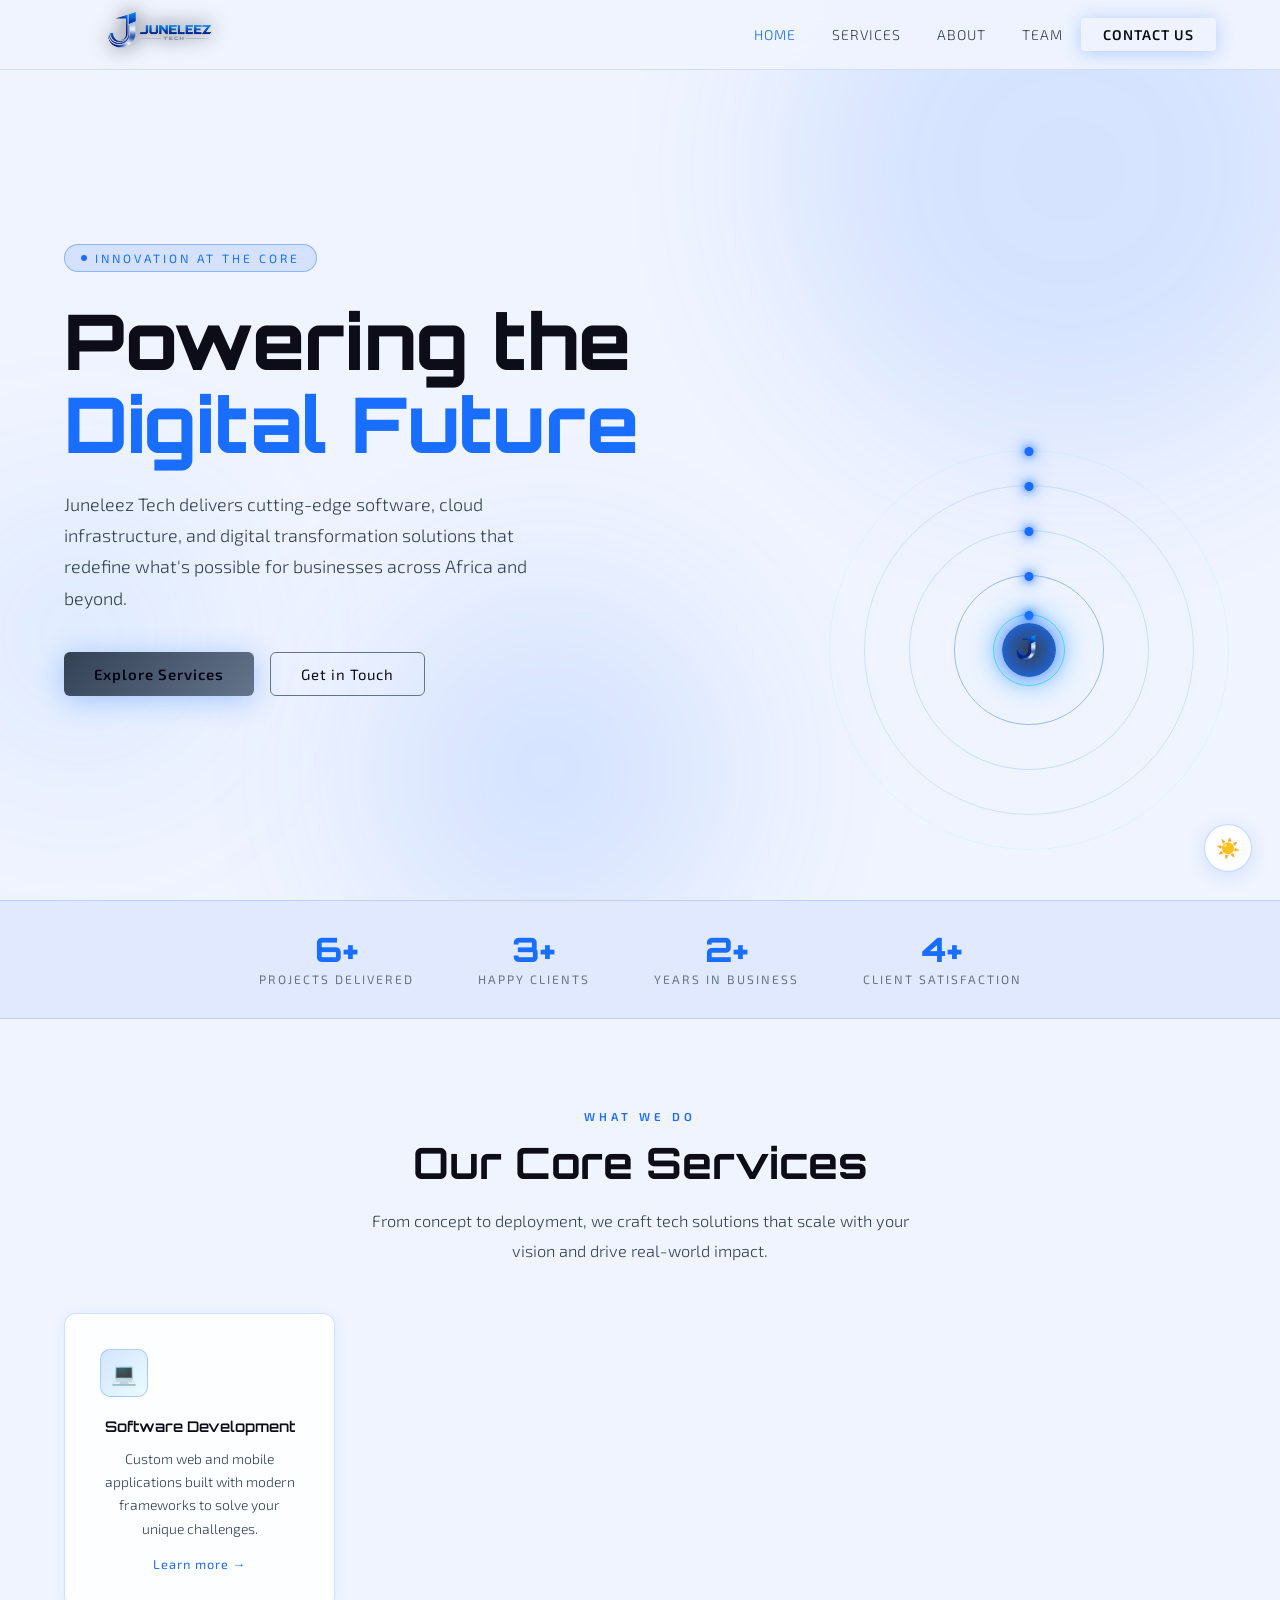
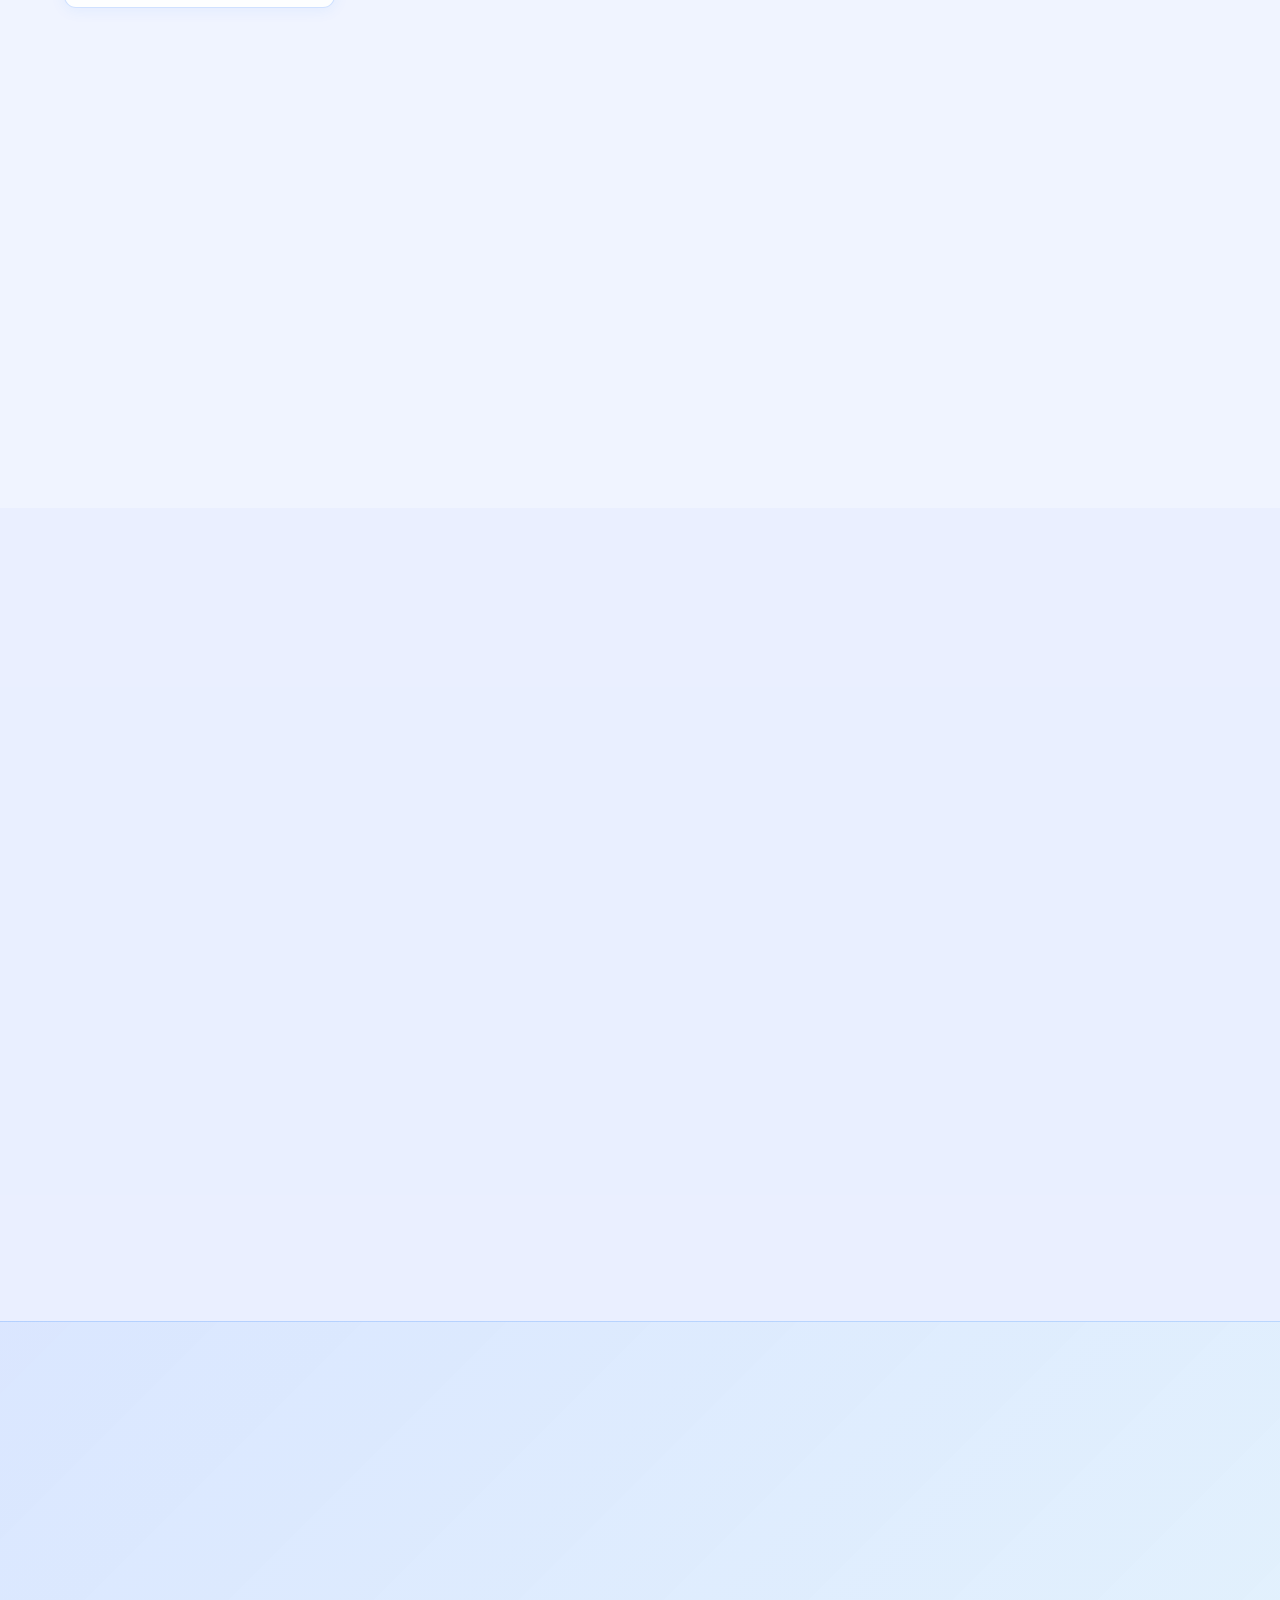
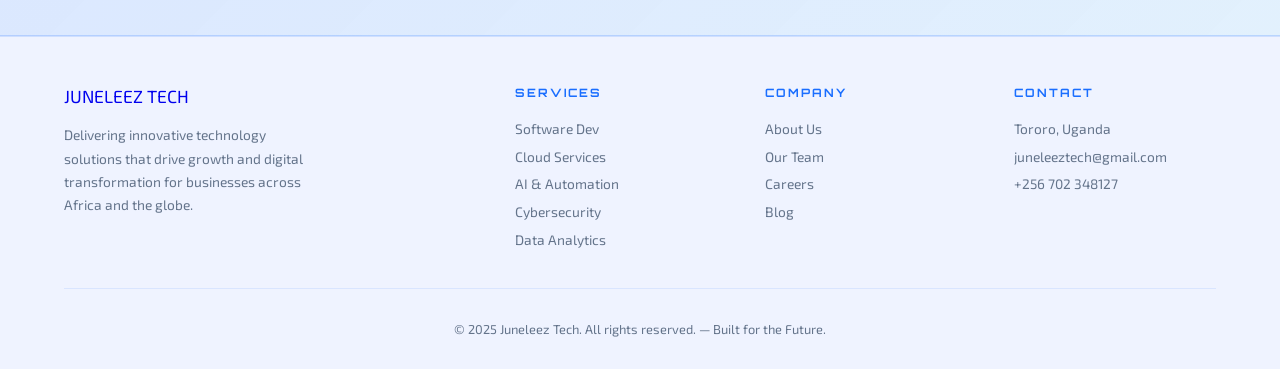
<file: index.html>
<!DOCTYPE html>
<html lang="en">
<head>
  <meta charset="UTF-8"/>
  <meta name="viewport" content="width=device-width, initial-scale=1.0"/>
  <title>Juneleez Tech — Home</title>
  <link rel="stylesheet" href="style.css"/>
  <link rel="icon" type="image/x-icon" href="HALF.png">
  <style>
    /* ── HERO ── */
    #hero {
      position: relative; min-height: 100vh;
      display: flex; align-items: center;
      padding: 100px 5% 60px; overflow: hidden; z-index: 1;
    }
    .hero-orb { position: absolute; border-radius: 50%; filter: blur(90px); opacity: 0.22; pointer-events: none; }
    .orb1 { width: 580px; height: 580px; background: var(--blue-bright); top: -120px; right: -80px; animation: floatOrb 8s ease-in-out infinite; }
    .orb2 { width: 380px; height: 380px; background: var(--accent); bottom: -60px; left: 28%; animation: floatOrb 11s ease-in-out infinite reverse; }
    .orb3 { width: 280px; height: 280px; background: var(--blue-glow); top: 55%; left: -60px; animation: floatOrb 7s ease-in-out infinite 2s; }

    @keyframes floatOrb { 0%,100%{transform:translateY(0) scale(1)} 50%{transform:translateY(-28px) scale(1.04)} }

    .hero-content { position: relative; z-index: 2; max-width: 640px; }

    .hero-badge {
      display: inline-flex; align-items: center; gap: 8px;
      background: rgba(26,110,255,0.13); border: 1px solid rgba(26,110,255,0.4);
      color: var(--accent); font-size: 0.75rem; letter-spacing: 3px;
      text-transform: uppercase; padding: 6px 16px; border-radius: 100px;
      margin-bottom: 1.8rem; animation: fadeUp 0.8s ease both;
    }
    .hero-badge::before { content:''; width:6px; height:6px; background:var(--accent); border-radius:50%; animation: blink 2s infinite; }
    @keyframes blink { 0%,100%{opacity:1;transform:scale(1)} 50%{opacity:0.3;transform:scale(1.6)} }

    .hero-title {
      font-family: 'Orbitron', sans-serif; font-weight: 800;
      font-size: clamp(2.6rem, 6vw, 5rem); line-height: 1.08;
      margin-bottom: 1.4rem; animation: fadeUp 0.8s ease 0.15s both;
    }
    .hero-title em { font-style: normal; color: var(--accent); }

    .hero-sub {
      font-size: 1.12rem; font-weight: 300; color: var(--silver-mid);
      line-height: 1.75; margin-bottom: 2.4rem; max-width: 500px;
      animation: fadeUp 0.8s ease 0.3s both;
    }

    .hero-btns { display: flex; gap: 1rem; flex-wrap: wrap; animation: fadeUp 0.8s ease 0.45s both; }

    /* Hero visual – orbit rings */
    .hero-visual {
      position: absolute; right: 4%; top: 50%; transform: translateY(-50%);
      width: 400px; height: 400px; z-index: 2; animation: fadeUp 1s ease 0.4s both;
    }
    .ring {
      position: absolute; border-radius: 50%; border: 1px solid;
      top: 50%; left: 50%; transform: translate(-50%,-50%);
      animation: spin linear infinite;
    }
    .ring::after { content:''; position:absolute; width:9px; height:9px; background:var(--accent); border-radius:50%; top:-4.5px; left:50%; transform:translateX(-50%); box-shadow:0 0 8px var(--accent),0 0 18px var(--accent); }
    .r1{width:72px;height:72px;border-color:rgba(0,229,255,0.65);animation-duration:5s;}
    .r2{width:150px;height:150px;border-color:rgba(26,110,255,0.42);animation-duration:9s;animation-direction:reverse;}
    .r3{width:240px;height:240px;border-color:rgba(77,159,255,0.26);animation-duration:14s;}
    .r4{width:330px;height:330px;border-color:rgba(26,110,255,0.14);animation-duration:20s;animation-direction:reverse;}
    .r5{width:400px;height:400px;border-color:rgba(0,229,255,0.07);animation-duration:28s;}
    .ring-center { position:absolute; top:50%; left:50%; transform:translate(-50%,-50%); width:54px; height:54px; background:radial-gradient(circle, var(--silver-mid), var(--blue-bright)); border-radius:50%; box-shadow:0 0 28px var(--accent),0 0 56px rgba(0,229,255,0.28); display:flex; align-items:center; justify-content:center; font-family:'Orbitron',sans-serif; font-size:0.58rem; font-weight:900; color:white; letter-spacing:1px; }
    @keyframes spin { from{transform:translate(-50%,-50%) rotate(0deg)} to{transform:translate(-50%,-50%) rotate(360deg)} }
    @keyframes fadeUp { from{opacity:0;transform:translateY(26px)} to{opacity:1;transform:translateY(0)} }

    /* ── STATS ── */
    .stats-strip {
      position: relative; z-index: 1;
      background: rgba(13,34,80,0.55);
      border-top: 1px solid rgba(26,110,255,0.18);
      border-bottom: 1px solid rgba(26,110,255,0.18);
      padding: 2rem 5%;
      display: flex; justify-content: center; gap: 4rem; flex-wrap: wrap;
    }
    .stat-item { text-align: center; }
    .stat-num { font-family:'Orbitron',sans-serif; font-size:2.1rem; font-weight:800; color:var(--accent); line-height:1; }
    .stat-label { font-size:0.76rem; color:var(--silver-dim); text-transform:uppercase; letter-spacing:2px; margin-top:5px; }

    /* ── TEASER SERVICES ── */
    .home-section { position: relative; z-index: 1; padding: 90px 5%; }
    .home-section.center { text-align: center; }
    .home-section.center .section-desc { margin: 0 auto 3rem; }

    .services-preview {
      display: grid; grid-template-columns: repeat(auto-fit, minmax(270px, 1fr));
      gap: 1.4rem; max-width: 1200px; margin: 0 auto 3rem;
    }
    .s-card {
      background: rgba(13,34,80,0.48); border: 1px solid rgba(26,110,255,0.14);
      border-radius: 12px; padding: 2.2rem;
      transition: border-color 0.3s, transform 0.3s, box-shadow 0.3s;
      position: relative; overflow: hidden;
      text-decoration: none; color: inherit; display: block;
    }
    .s-card::before { content:''; position:absolute; top:0;left:0;right:0;height:2px; background:linear-gradient(90deg,transparent,var(--blue-bright),transparent); opacity:0; transition:opacity 0.3s; }
    .s-card:hover { border-color:rgba(0,229,255,0.35); transform:translateY(-4px); box-shadow:0 18px 50px rgba(26,110,255,0.13); }
    .s-card:hover::before { opacity:1; }
    .s-icon { width:48px; height:48px; background:linear-gradient(135deg,rgba(26,110,255,0.18),rgba(0,229,255,0.08)); border:1px solid rgba(26,110,255,0.28); border-radius:10px; display:flex; align-items:center; justify-content:center; font-size:1.3rem; margin-bottom:1.2rem; }
    .s-card h3 { font-family:'Orbitron',sans-serif; font-size:0.92rem; font-weight:600; margin-bottom:0.7rem; color:var(--white); }
    .s-card p { color:var(--silver-mid); font-weight:300; font-size:0.87rem; line-height:1.68; }
    .s-arrow { display:inline-block; margin-top:1rem; font-size:0.8rem; color:var(--accent); letter-spacing:1px; }

    /* ── WHY US ── */
    .why-grid { display:grid; grid-template-columns:1fr 1fr; gap:4rem; align-items:center; max-width:1200px; margin:0 auto; }
    .why-list { display:flex; flex-direction:column; gap:1.4rem; margin-top:2rem; }
    .why-item { display:flex; gap:1rem; align-items:flex-start; }
    .why-dot { width:36px; height:36px; border-radius:8px; background:linear-gradient(135deg,rgba(26,110,255,0.22),rgba(0,229,255,0.1)); border:1px solid rgba(26,110,255,0.3); display:flex; align-items:center; justify-content:center; font-size:1rem; flex-shrink:0; }
    .why-item h4 { font-family:'Orbitron',sans-serif; font-size:0.85rem; color:var(--white); margin-bottom:4px; }
    .why-item p { color:var(--silver-mid); font-size:0.86rem; line-height:1.65; font-weight:300; }

    .why-visual { position:relative; }
    .wv-card { background:rgba(13,34,80,0.6); border:1px solid rgba(26,110,255,0.2); border-radius:12px; padding:1.8rem; }
    .wv-card + .wv-card { margin-top:1rem; }
    .wv-bar-label { display:flex; justify-content:space-between; font-size:0.8rem; margin-bottom:7px; color:var(--silver-mid); }
    .wv-bar-track { background:rgba(26,110,255,0.12); border-radius:4px; height:8px; overflow:hidden; }
    .wv-bar-fill { height:100%; border-radius:4px; background:linear-gradient(90deg,var(--blue-bright),var(--accent)); transition:width 1.5s ease; width:0; }

    /* ── CTA BAND ── */
    .cta-band {
      position: relative; z-index: 1;
      background: linear-gradient(135deg, rgba(26,110,255,0.18), rgba(0,229,255,0.08));
      border-top: 1px solid rgba(26,110,255,0.2);
      border-bottom: 1px solid rgba(26,110,255,0.2);
      padding: 60px 5%; text-align: center;
    }
    .cta-band h2 { font-family:'Orbitron',sans-serif; font-weight:700; font-size:clamp(1.5rem,3vw,2.2rem); margin-bottom:1rem; }
    .cta-band p { color:var(--silver-mid); max-width:520px; margin:0 auto 2rem; font-weight:300; line-height:1.75; }
    .cta-btns { display:flex; gap:1rem; justify-content:center; flex-wrap:wrap; }

    @media(max-width:768px){
      .hero-visual{display:none;}
      .why-grid{grid-template-columns:1fr;}
      .services-preview{grid-template-columns:1fr;}
    }

    /* ── LIGHT MODE OVERRIDES ── */
    body.light-mode {
      --white: #0d0d1a;
      --silver-mid: #334155;
      --silver-dim: #64748b;
      --accent: #1a6eff;
      --blue-bright: #1a6eff;
      --blue-glow: #4d9fff;
      background: #f0f4ff !important;
      color: #0d0d1a;
    }
    body.light-mode::before { display: none; }
    body.light-mode .stats-strip {
      background: rgba(220,230,255,0.7) !important;
      border-color: rgba(26,110,255,0.2) !important;
    }
    body.light-mode .s-card {
      background: rgba(255,255,255,0.85) !important;
      border-color: rgba(26,110,255,0.2) !important;
      box-shadow: 0 2px 16px rgba(26,110,255,0.07);
    }
    body.light-mode .s-card h3 { color: #0d0d1a !important; }
    body.light-mode .wv-card {
      background: rgba(255,255,255,0.85) !important;
      border-color: rgba(26,110,255,0.2) !important;
    }
    body.light-mode .cta-band {
      background: linear-gradient(135deg, rgba(26,110,255,0.1), rgba(0,180,220,0.06)) !important;
    }
    body.light-mode .btn-outline{
      color: #0d0d1a;

    }
    body.light-mode .btn-outline:hover{
      color: #1515ef;

    }
    body.light-mode section[style*="rgba(13,34,80"] {
      background: rgba(220,230,255,0.35) !important;
    }
    body.light-mode .hero-orb { opacity: 0.12; }
    body.light-mode nav,
    body.light-mode header,
    body.light-mode footer {
      background: rgba(240,244,255,0.95) !important;
      border-color: rgba(26,110,255,0.15) !important;
    }

    /* ── TOGGLE BUTTON ── */
    #theme-toggle {
      position: fixed; bottom: 28px; right: 28px; z-index: 9999;
      width: 48px; height: 48px; border-radius: 50%;
      border: 1px solid rgba(26,110,255,0.35);
      background: rgba(13,34,80,0.75);
      backdrop-filter: blur(12px);
      cursor: pointer; display: flex; align-items: center; justify-content: center;
      font-size: 1.2rem; box-shadow: 0 4px 20px rgba(0,0,0,0.3);
      transition: transform 0.2s, box-shadow 0.2s, background 0.3s;
    }
    #theme-toggle:hover { transform: scale(1.12); box-shadow: 0 6px 28px rgba(26,110,255,0.35); }
    body.light-mode #theme-toggle {
      background: rgba(255,255,255,0.85);
      border-color: rgba(26,110,255,0.25);
      box-shadow: 0 4px 20px rgba(26,110,255,0.15);
    }
  </style>
</head>
<body>

  <!-- HERO -->
  <section id="hero">
    <div class="hero-orb orb1"></div>
    <div class="hero-orb orb2"></div>
    <div class="hero-orb orb3"></div>

    <div class="hero-content">
      <div class="hero-badge">Innovation at the Core</div>
      <h1 class="hero-title">
        Powering the<br>
        <em>Digital Future</em>
      </h1>
      <p class="hero-sub">
        Juneleez Tech delivers cutting-edge software, cloud infrastructure, and digital transformation solutions that redefine what's possible for businesses across Africa and beyond.
      </p>
      <div class="hero-btns">
        <a href="services.html" class="btn-primary">Explore Services</a>
        <a href="contact.html" class="btn-outline">Get in Touch</a>
      </div>
    </div>

    <div class="hero-visual">
      <div style="width:100%;height:100%;position:relative;">
        <div class="ring r5"></div>
        <div class="ring r4"></div>
        <div class="ring r3"></div>
        <div class="ring r2"></div>
        <div class="ring r1"></div>
        <div></div>
        <div class="ring-center"><img src="HALF.png" alt="" style="height: 50px; width: 80px;"></div>
      </div>
    </div>
  </section>

  <!-- STATS -->
  <div class="stats-strip" id="statsStrip">
    <div class="stat-item reveal"><div class="stat-num" data-target="15">0+</div><div class="stat-label">Projects Delivered</div></div>
    <div class="stat-item reveal"><div class="stat-num" data-target="8">0+</div><div class="stat-label">Happy Clients</div></div>
    <div class="stat-item reveal"><div class="stat-num" data-target="6">0+</div><div class="stat-label">Years in Business</div></div>
    <div class="stat-item reveal"><div class="stat-num" data-target="12">0%</div><div class="stat-label">Client Satisfaction</div></div>
  </div>

  <!-- SERVICES PREVIEW -->
  <section class="home-section center">
    <div class="reveal"><div class="section-label">What We Do</div></div>
    <div class="reveal"><h2 class="section-title">Our Core Services</h2></div>
    <div class="reveal"><p class="section-desc">From concept to deployment, we craft tech solutions that scale with your vision and drive real-world impact.</p></div>

    <div class="services-preview">
      <a href="services.html#software" class="s-card reveal">
        <div class="s-icon">💻</div>
        <h3>Software Development</h3>
        <p>Custom web and mobile applications built with modern frameworks to solve your unique challenges.</p>
        <span class="s-arrow">Learn more →</span>
      </a>
      <a href="services.html#cloud" class="s-card reveal">
        <div class="s-icon">☁️</div>
        <h3>Cloud Infrastructure</h3>
        <p>Scalable, secure environments on AWS, Azure &amp; GCP — architected and managed for you.</p>
        <span class="s-arrow">Learn more →</span>
      </a>
      <a href="services.html#ai" class="s-card reveal">
        <div class="s-icon">🤖</div>
        <h3>AI &amp; Automation</h3>
        <p>Intelligent pipelines and AI-powered tools that reduce manual effort and unlock new capabilities.</p>
        <span class="s-arrow">Learn more →</span>
      </a>
      <a href="services.html#security" class="s-card reveal">
        <div class="s-icon">🔐</div>
        <h3>Cybersecurity</h3>
        <p>Security audits, penetration testing, and compliance frameworks protecting your assets 24/7.</p>
        <span class="s-arrow">Learn more →</span>
      </a>
      <a href="services.html#data" class="s-card reveal">
        <div class="s-icon">📊</div>
        <h3>Data Analytics</h3>
        <p>Turn raw data into strategic intelligence — dashboards, pipelines, and predictive models.</p>
        <span class="s-arrow">Learn more →</span>
      </a>
      <a href="services.html#consulting" class="s-card reveal">
        <div class="s-icon">🗺️</div>
        <h3>IT Consulting</h3>
        <p>Expert guidance on digital transformation, technology roadmaps, and system integrations.</p>
        <span class="s-arrow">Learn more →</span>
      </a>
    </div>
    <div class="reveal"><a href="services.html" class="btn-outline">View All Services →</a></div>
  </section>

  <!-- WHY US -->
  <section class="home-section" style="background:rgba(13,34,80,0.2);">
    <div class="why-grid">
      <div>
        <div class="reveal"><div class="section-label">Why Choose Us</div></div>
        <div class="reveal"><h2 class="section-title">Technology Built<br>for Results</h2></div>
        <div class="reveal"><p class="section-desc">We don't just build software — we build partnerships. Our focus on quality, speed, and deep local knowledge makes us the trusted tech partner for forward-thinking businesses.</p></div>
        <div class="why-list">
          <div class="why-item reveal">
            <div class="why-dot">⚡</div>
            <div><h4>Fast Delivery</h4><p>Agile sprints and lean processes ensure your product ships on time, every time.</p></div>
          </div>
          <div class="why-item reveal">
            <div class="why-dot">🌍</div>
            <div><h4>Local Expertise</h4><p>Deep roots in East Africa mean we understand your market, regulations, and users.</p></div>
          </div>
          <div class="why-item reveal">
            <div class="why-dot">🔒</div>
            <div><h4>Security-First</h4><p>Every solution is built with security baked in from day one, not bolted on later.</p></div>
          </div>
          <div class="why-item reveal">
            <div class="why-dot">📞</div>
            <div><h4>24/7 Support</h4><p>Round-the-clock monitoring and support so your systems never sleep unattended.</p></div>
          </div>
        </div>
        <div class="reveal" style="margin-top:2rem;"><a href="about.html" class="btn-primary">Learn About Us</a></div>
      </div>
      <div class="why-visual reveal">
        <div class="wv-card">
          <div class="wv-bar-label"><span>Client Satisfaction</span><span>99%</span></div>
          <div class="wv-bar-track"><div class="wv-bar-fill" data-width="99"></div></div>
        </div>
        <div class="wv-card">
          <div class="wv-bar-label"><span>On-time Delivery</span><span>96%</span></div>
          <div class="wv-bar-track"><div class="wv-bar-fill" data-width="96"></div></div>
        </div>
        <div class="wv-card">
          <div class="wv-bar-label"><span>Repeat Clients</span><span>88%</span></div>
          <div class="wv-bar-track"><div class="wv-bar-fill" data-width="88"></div></div>
        </div>
        <div class="wv-card">
          <div class="wv-bar-label"><span>Uptime Guarantee</span><span>99.9%</span></div>
          <div class="wv-bar-track"><div class="wv-bar-fill" data-width="99.9"></div></div>
        </div>
      </div>
    </div>
  </section>

  <!-- CTA BAND -->
  <div class="cta-band">
    <div class="reveal">
      <h2>Ready to Build Something Great?</h2>
      <p>Tell us about your project and let's craft a solution that drives real results for your business.</p>
      <div class="cta-btns">
        <a href="contact.html" class="btn-primary">Start a Project</a>
        <a href="team.html" class="btn-outline">Meet the Team</a>
      </div>
    </div>
  </div>

  <!-- DARK / LIGHT TOGGLE -->
  <button id="theme-toggle" title="Toggle dark/light mode" aria-label="Toggle dark/light mode">🌙</button>

  <script src="components.js"></script>
  <script>
    // Stat counter
    function animateCount(el) {
      const raw = el.dataset.target;
      const target = parseFloat(raw);
      const suffix = el.dataset.suffix || (raw == '99' ? '%' : '+');
      let count = 0;
      const step = target / 60;
      const timer = setInterval(() => {
        count = Math.min(count + step, target);
        el.textContent = (Number.isInteger(target) ? Math.floor(count) : count.toFixed(1)) + suffix;
        if (count >= target) { el.textContent = target + suffix; clearInterval(timer); }
      }, 22);
    }
    const statsObs = new IntersectionObserver(entries => {
      entries.forEach(e => {
        if (e.isIntersecting) {
          e.target.querySelectorAll('[data-target]').forEach(animateCount);
          statsObs.unobserve(e.target);
        }
      });
    }, { threshold: 0.5 });
    statsObs.observe(document.getElementById('statsStrip'));

    // Progress bars
    const barObs = new IntersectionObserver(entries => {
      entries.forEach(e => {
        if (e.isIntersecting) {
          e.target.querySelectorAll('.wv-bar-fill').forEach(b => {
            b.style.width = b.dataset.width + '%';
          });
          barObs.unobserve(e.target);
        }
      });
    }, { threshold: 0.3 });
    document.querySelectorAll('.why-visual').forEach(el => barObs.observe(el));

    // ── THEME TOGGLE ──
    const toggleBtn = document.getElementById('theme-toggle');
    const prefersDark = window.matchMedia('(prefers-color-scheme: dark)');

    function applyTheme(dark) {
      document.body.classList.toggle('light-mode', !dark);
      toggleBtn.textContent = dark ? '🌙' : '☀️';
      localStorage.setItem('jt-theme', dark ? 'dark' : 'light');
    }

    // Load saved preference, fallback to system preference
    const saved = localStorage.getItem('jt-theme');
    applyTheme(saved ? saved === 'dark' : prefersDark.matches);

    toggleBtn.addEventListener('click', () => {
      applyTheme(document.body.classList.contains('light-mode'));
    });
  </script>
</body>
</html>
</file>
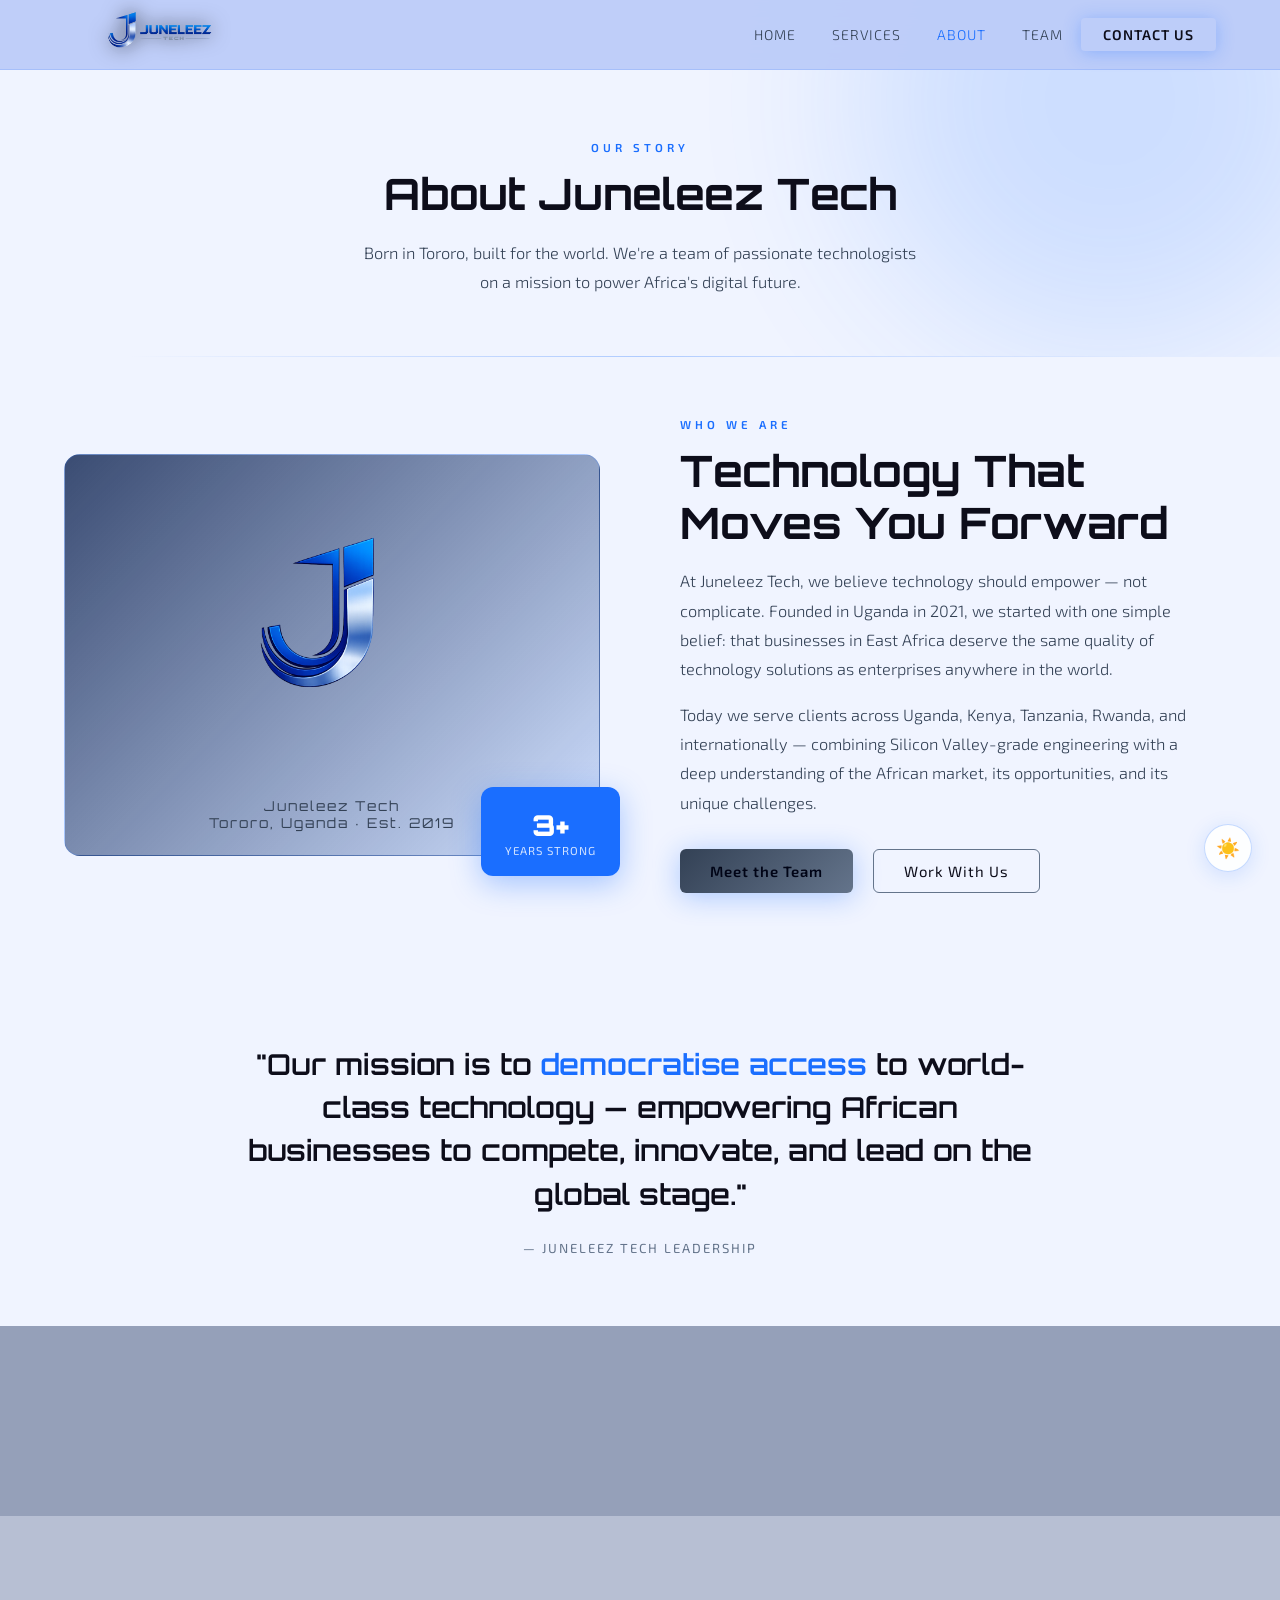
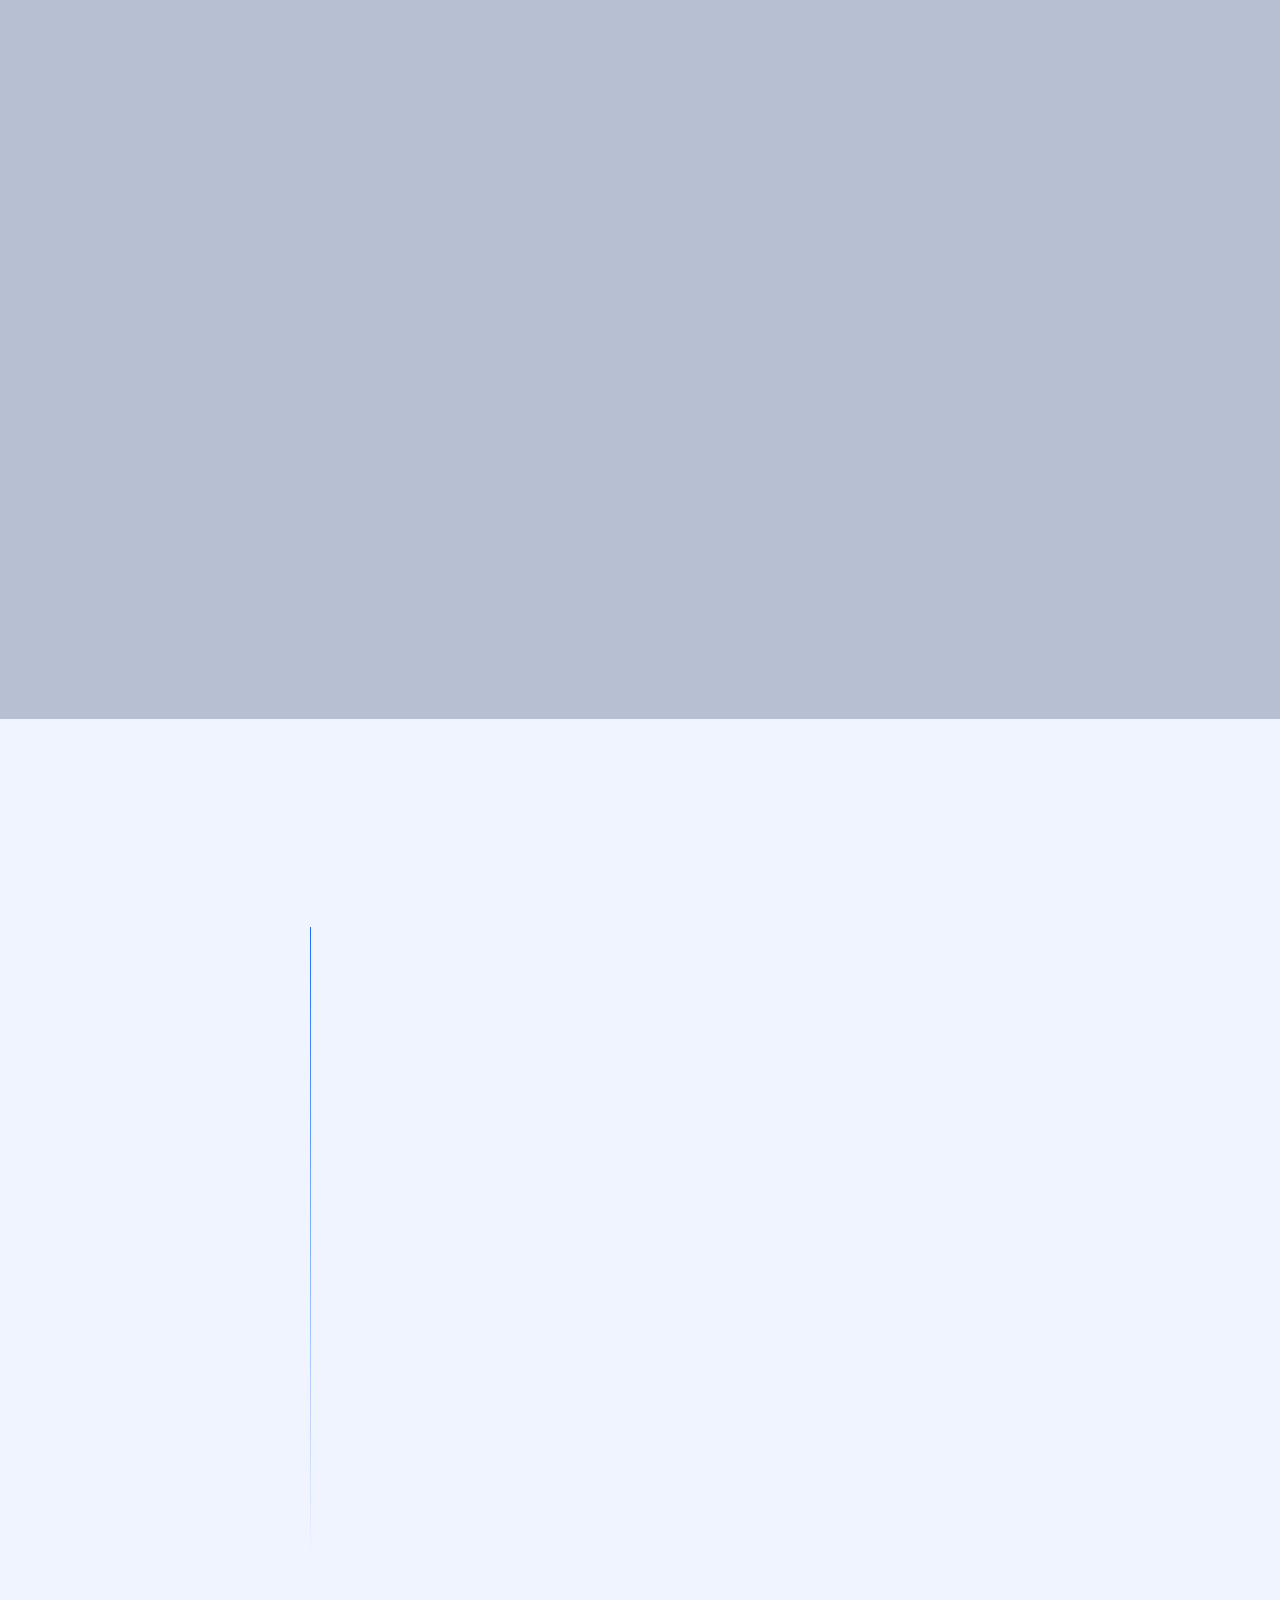
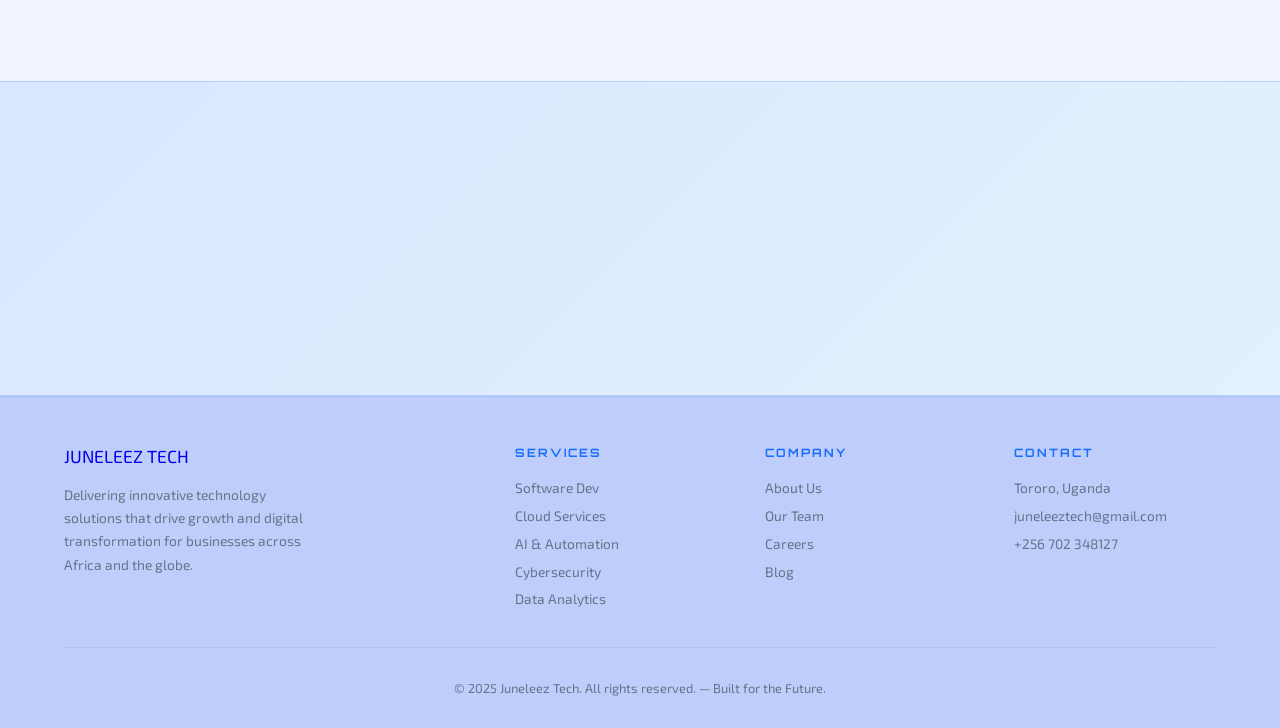
<file: about.html>
<!DOCTYPE html>
<html lang="en">
<head>
  <meta charset="UTF-8"/>
  <meta name="viewport" content="width=device-width, initial-scale=1.0"/>
  <title>Juneleez Tech — About</title>
  <link rel="stylesheet" href="style.css"/>
  <link rel="icon" type="image/x-icon" href="HALF.png">
  <style>
    .page-wrap { position: relative; z-index: 1; padding: 0 5% 80px; }

    /* Story */
    .story-grid { display:grid; grid-template-columns:1fr 1fr; gap:5rem; align-items:center; max-width:1200px; margin:60px auto 0; }
    .story-visual { position:relative; }
    .story-img {
      width:100%; aspect-ratio:4/3; border-radius:16px;
      background:linear-gradient(135deg,rgba(13,34,80,0.8),rgba(26,110,255,0.15));
      border:1px solid rgba(26,110,255,0.2);
      display:flex; align-items:center; justify-content:center;
      flex-direction:column; gap:1rem;
    }
    .story-img-icon { font-size:5rem; }
    .story-img-text { font-family:'Orbitron',sans-serif; font-size:0.85rem; color:var(--silver-mid); letter-spacing:2px; text-align:center; }
    .story-badge {
      position:absolute; bottom:-20px; right:-20px;
      background:linear-gradient(135deg,var(--blue-bright),var(--accent));
      border-radius:12px; padding:1.2rem 1.5rem; text-align:center;
      box-shadow:0 8px 30px rgba(26,110,255,0.35);
    }
    .story-badge .num { font-family:'Orbitron',sans-serif; font-size:1.8rem; font-weight:900; color:white; }
    .story-badge .lbl { font-size:0.72rem; color:rgba(255,255,255,0.8); text-transform:uppercase; letter-spacing:1px; }

    /* Values */
    .values-section { position:relative;z-index:1; padding:80px 5%; background:rgba(13,34,80,0.25); }
    .values-grid { display:grid; grid-template-columns:repeat(auto-fit,minmax(240px,1fr)); gap:1.4rem; max-width:1200px; margin:3rem auto 0; }
    .v-card { background:rgba(13,34,80,0.5); border:1px solid rgba(26,110,255,0.14); border-radius:12px; padding:2rem; transition:border-color 0.3s,transform 0.3s; }
    .v-card:hover { border-color:rgba(0,229,255,0.35); transform:translateY(-3px); }
    .v-icon { font-size:2.2rem; margin-bottom:1rem; }
    .v-card h3 { font-family:'Orbitron',sans-serif; font-size:0.88rem; margin-bottom:0.6rem; color:var(--white); }
    .v-card p { color:var(--silver-mid); font-size:0.86rem; line-height:1.7; font-weight:300; }

    /* Mission strip */
    .mission-strip { position:relative;z-index:1; padding:70px 5%; text-align:center; }
    .mission-strip blockquote { font-family:'Orbitron',sans-serif; font-size:clamp(1.2rem,2.5vw,1.8rem); font-weight:600; line-height:1.5; max-width:800px; margin:0 auto; color:var(--white); }
    .mission-strip blockquote em { font-style:normal; color:var(--accent); }
    .mission-strip cite { display:block; margin-top:1.5rem; font-size:0.82rem; color:var(--silver-dim); letter-spacing:2px; text-transform:uppercase; font-style:normal; }

    /* Stats */
    .about-stats { position:relative;z-index:1; padding:60px 5%; background:rgba(13,34,80,0.4); }
    .stats-grid { display:grid; grid-template-columns:repeat(auto-fit,minmax(180px,1fr)); gap:1.5rem; max-width:1000px; margin:0 auto; text-align:center; }
    .as-num { font-family:'Orbitron',sans-serif; font-size:2.4rem; font-weight:800; color:var(--accent); }
    .as-label { font-size:0.8rem; color:var(--silver-dim); text-transform:uppercase; letter-spacing:2px; margin-top:6px; }
 /* ── LIGHT MODE OVERRIDES ── */
    body.light-mode {
      --white: #0d0d1a;
      --silver-mid: #334155;
      --silver-dim: #64748b;
      --accent: #1a6eff;
      --blue-bright: #1a6eff;
      --blue-glow: #4d9fff;
      background: #f0f4ff !important;
      color: #0d0d1a;
    }
    body.light-mode::before { display: none; }
    body.light-mode .stats-strip {
      background: rgba(220,230,255,0.7) !important;
      border-color: rgba(26,110,255,0.2) !important;
    }
    body.light-mode .s-card {
      background: rgba(255,255,255,0.85) !important;
      border-color: rgba(26,110,255,0.2) !important;
      box-shadow: 0 2px 16px rgba(26,110,255,0.07);
    }
    body.light-mode .btn-outline{
      color: #0d0d1a;

    }
    body.light-mode .btn-outline:hover{
      color: #1515ef;

    }
    body.light-mode .s-card h3 { color: #0d0d1a !important; }
    body.light-mode .wv-card {
      background: rgba(255,255,255,0.85) !important;
      border-color: rgba(26,110,255,0.2) !important;
    }
    body.light-mode .cta-band {
      background: linear-gradient(135deg, rgba(26,110,255,0.1), rgba(0,180,220,0.06)) !important;
    }
    body.light-mode section[style*="rgba(13,34,80"] {
      background: rgba(220,230,255,0.35) !important;
    }
    body.light-mode .hero-orb { opacity: 0.12; }
    body.light-mode nav,
    body.light-mode header,
    body.light-mode footer {
      background: rgba(188, 204, 249, 0.95) !important;
      border-color: rgba(26,110,255,0.15) !important;
    }

    /* ── TOGGLE BUTTON ── */
    #theme-toggle {
      position: fixed; bottom: 28px; right: 28px; z-index: 9999;
      width: 48px; height: 48px; border-radius: 50%;
      border: 1px solid rgba(26,110,255,0.35);
      background: rgba(13,34,80,0.75);
      backdrop-filter: blur(12px);
      cursor: pointer; display: flex; align-items: center; justify-content: center;
      font-size: 1.2rem; box-shadow: 0 4px 20px rgba(0,0,0,0.3);
      transition: transform 0.2s, box-shadow 0.2s, background 0.3s;
    }
    #theme-toggle:hover { transform: scale(1.12); box-shadow: 0 6px 28px rgba(26,110,255,0.35); }
    body.light-mode #theme-toggle {
      background: rgba(255,255,255,0.85);
      border-color: rgba(26,110,255,0.25);
      box-shadow: 0 4px 20px rgba(26,110,255,0.15);
    }
    /* Timeline */
    .timeline-section { position:relative;z-index:1; padding:80px 5%; }
    .timeline { max-width:700px; margin:3rem auto 0; position:relative; }
    .timeline::before { content:''; position:absolute; left:20px; top:0; bottom:0; width:1px; background:linear-gradient(180deg,var(--blue-bright),transparent); }
    .tl-item { display:flex; gap:2rem; margin-bottom:2.5rem; position:relative; }
    .tl-dot { width:40px; height:40px; border-radius:50%; background:linear-gradient(135deg,var(--blue-bright),var(--accent)); border:2px solid var(--blue-deep); flex-shrink:0; display:flex; align-items:center; justify-content:center; font-family:'Orbitron',sans-serif; font-size:0.55rem; font-weight:700; color:white; margin-top:4px; position:relative; z-index:1; }
    .tl-content h4 { font-family:'Orbitron',sans-serif; font-size:0.88rem; color:var(--white); margin-bottom:5px; }
    .tl-content .tl-year { font-size:0.72rem; color:var(--accent); letter-spacing:2px; text-transform:uppercase; margin-bottom:6px; }
    .tl-content p { color:var(--silver-mid); font-size:0.86rem; line-height:1.65; font-weight:300; }

    /* CTA */
    .cta-band { position:relative;z-index:1; background:linear-gradient(135deg,rgba(26,110,255,0.18),rgba(0,229,255,0.08)); border-top:1px solid rgba(26,110,255,0.2); border-bottom:1px solid rgba(26,110,255,0.2); padding:60px 5%; text-align:center; }
    .cta-band h2 { font-family:'Orbitron',sans-serif; font-weight:700; font-size:clamp(1.5rem,3vw,2.2rem); margin-bottom:1rem; }
    .cta-band p { color:var(--silver-mid); max-width:500px; margin:0 auto 2rem; font-weight:300; line-height:1.75; }
    .cta-btns { display:flex; gap:1rem; justify-content:center; flex-wrap:wrap; }

    @media(max-width:768px){
      .story-grid { grid-template-columns:1fr; gap:3rem; }
      .story-badge { right:0; bottom:-10px; }
    }
  </style>
</head>
<body>
  <!-- PAGE HEADER -->
  <div class="page-header" style="position:relative;z-index:1;padding:140px 5% 60px;text-align:center;overflow:hidden;">
    <div style="position:absolute;width:500px;height:500px;border-radius:50%;background:var(--blue-bright);filter:blur(90px);opacity:0.16;top:-150px;right:-80px;pointer-events:none;"></div>
    <div class="reveal"><div class="section-label">Our Story</div></div>
    <div class="reveal"><h1 class="section-title">About Juneleez Tech</h1></div>
    <div class="reveal"><p class="section-desc" style="margin:0 auto;">Born in Tororo, built for the world. We're a team of passionate technologists on a mission to power Africa's digital future.</p></div>
  </div>

  <!-- STORY -->
  <div class="page-wrap">
    <div class="story-grid">
      <div class="story-visual reveal">
        <div class="story-img">
          <div><img src="HALF.png" alt="" style="height: 300px; width:450px;"></div>
          <div class="story-img-text">Juneleez Tech<br>Tororo, Uganda · Est. 2019</div>
        </div>
        <div class="story-badge">
          <div class="num">3+</div>
          <div class="lbl">Years Strong</div>
        </div>
      </div>
      <div>
        <div class="reveal"><div class="section-label">Who We Are</div></div>
        <div class="reveal"><h2 class="section-title">Technology That<br>Moves You Forward</h2></div>
        <div class="reveal"><p class="section-desc">At Juneleez Tech, we believe technology should empower — not complicate. Founded in Uganda in 2021, we started with one simple belief: that businesses in East Africa deserve the same quality of technology solutions as enterprises anywhere in the world.</p></div>
        <div class="reveal" style="margin-top:1rem;"><p class="section-desc">Today we serve clients across Uganda, Kenya, Tanzania, Rwanda, and internationally — combining Silicon Valley-grade engineering with a deep understanding of the African market, its opportunities, and its unique challenges.</p></div>
        <div class="reveal" style="margin-top:2rem;">
          <a href="team.html" class="btn-primary" style="margin-right:1rem;">Meet the Team</a>
          <a href="contact.html" class="btn-outline">Work With Us</a>
        </div>
      </div>
    </div>
  </div>

  <!-- MISSION -->
  <div class="mission-strip">
    <div class="reveal">
      <blockquote>
        "Our mission is to <em>democratise access</em> to world-class technology — empowering African businesses to compete, innovate, and lead on the global stage."
      </blockquote>
      <cite>— Juneleez Tech Leadership</cite>
    </div>
  </div>

  <!-- STATS -->
  <div class="about-stats" id="aboutStats">
    <div class="stats-grid">
      <div class="reveal"><div class="as-num" data-target="150">0+</div><div class="as-label">Projects Delivered</div></div>
      <div class="reveal"><div class="as-num" data-target="80">0+</div><div class="as-label">Clients Served</div></div>
      <div class="reveal"><div class="as-num" data-target="5">0+</div><div class="as-label">Countries Reached</div></div>
      <div class="reveal"><div class="as-num" data-target="20">0+</div><div class="as-label">Team Members</div></div>
      <div class="reveal"><div class="as-num" data-target="6">0+</div><div class="as-label">Years of Innovation</div></div>
    </div>
  </div>

  <!-- VALUES -->
  <div class="values-section">
    <div style="max-width:1200px;margin:0 auto;">
      <div class="reveal"><div class="section-label">What Drives Us</div></div>
      <div class="reveal"><h2 class="section-title">Our Core Values</h2></div>
      <div class="values-grid">
        <div class="v-card reveal">
          <div class="v-icon">💡</div>
          <h3>Innovation</h3>
          <p>We constantly explore new technologies and approaches to deliver solutions that are ahead of the curve.</p>
        </div>
        <div class="v-card reveal">
          <div class="v-icon">🤝</div>
          <h3>Partnership</h3>
          <p>We embed ourselves in your team. Your success is our success — we think long-term, not transactional.</p>
        </div>
        <div class="v-card reveal">
          <div class="v-icon">⭐</div>
          <h3>Excellence</h3>
          <p>We hold ourselves to the highest standards of craft, quality, and professional delivery on every project.</p>
        </div>
        <div class="v-card reveal">
          <div class="v-icon">🌍</div>
          <h3>Local Impact</h3>
          <p>Building in Africa, for Africa. Every project is an investment in the continent's digital economy.</p>
        </div>
        <div class="v-card reveal">
          <div class="v-icon">🔍</div>
          <h3>Transparency</h3>
          <p>Clear communication, honest pricing, and no surprises. You always know exactly where your project stands.</p>
        </div>
        <div class="v-card reveal">
          <div class="v-icon">🛡️</div>
          <h3>Integrity</h3>
          <p>We do the right thing — even when no one is watching. Ethics and trust are the foundation of every engagement.</p>
        </div>
      </div>
    </div>
  </div>

  <!-- TIMELINE -->
  <div class="timeline-section">
    <div style="max-width:1200px;margin:0 auto;">
      <div class="reveal"><div class="section-label">Our Journey</div></div>
      <div class="reveal"><h2 class="section-title">How We Got Here</h2></div>
    </div>
    <div class="timeline">
      <div class="tl-item reveal">
        <div class="tl-dot">21</div>
        <div class="tl-content"><div class="tl-year">2019</div><h4>Founded in Tororo</h4><p>Juneleez Tech was established with a small team of 4, focused on web development for local SMEs.</p></div>
      </div>
      <div class="tl-item reveal">
        <div class="tl-dot">22</div>
        <div class="tl-content"><div class="tl-year">2020</div><h4>Cloud Division Launched</h4><p>Expanded into cloud infrastructure services, helping businesses adapt to remote-first operations.</p></div>
      </div>
      <div class="tl-item reveal">
        <div class="tl-dot">23</div>
        <div class="tl-content"><div class="tl-year">2021</div><h4>Regional Expansion</h4><p>Grew to serve clients in Kenya, Tanzania, and Rwanda. Team expanded to 12 full-time engineers.</p></div>
      </div>
      <div class="tl-item reveal">
        <div class="tl-dot">24</div>
        <div class="tl-content"><div class="tl-year">2022</div><h4>AI &amp; Data Practice</h4><p>Launched our AI, automation, and data analytics division — now one of our fastest-growing service lines.</p></div>
      </div>
      <div class="tl-item reveal">
        <div class="tl-dot">25</div>
        <div class="tl-content"><div class="tl-year">2024</div><h4>50+ Projects Milestone</h4><p>Crossed 50 successfully delivered projects and 80 active clients across 5 countries.</p></div>
      </div>
      <div class="tl-item reveal">
        <div class="tl-dot">26</div>
        <div class="tl-content"><div class="tl-year">2025</div><h4>Today &amp; Beyond</h4><p>Team of 20+, a full-service technology firm, and an unwavering commitment to building Africa's digital future.</p></div>
      </div>
    </div>
  </div>

  <!-- CTA -->
  <div class="cta-band">
    <div class="reveal">
      <h2>Join Our Journey</h2>
      <p>Whether as a client, partner, or team member — we'd love to have you be part of the story.</p>
      <div class="cta-btns">
        <a href="contact.html" class="btn-primary">Get in Touch</a>
        <a href="team.html" class="btn-outline">Meet the Team</a>
      </div>
    </div>
  </div>

  <script src="components.js"></script>
  <script>
    function animateCount(el) {
      const target = +el.dataset.target;
      let count = 0; const step = target / 55;
      const timer = setInterval(() => {
        count = Math.min(count + step, target);
        el.textContent = Math.floor(count) + '+';
        if (count >= target) { el.textContent = target + '+'; clearInterval(timer); }
      }, 22);
    }
    const obs = new IntersectionObserver(entries => {
      entries.forEach(e => { if (e.isIntersecting) { e.target.querySelectorAll('[data-target]').forEach(animateCount); obs.unobserve(e.target); } });
    }, { threshold: 0.4 });
    obs.observe(document.getElementById('aboutStats'));

  </script>
  <!-- DARK / LIGHT TOGGLE -->
  <button id="theme-toggle" title="Toggle dark/light mode" aria-label="Toggle dark/light mode">🌙</button>

  
  <script>
    // ── THEME TOGGLE ──
    const toggleBtn = document.getElementById('theme-toggle');
    const prefersDark = window.matchMedia('(prefers-color-scheme: dark)');

    function applyTheme(dark) {
      document.body.classList.toggle('light-mode', !dark);
      toggleBtn.textContent = dark ? '🌙' : '☀️';
      localStorage.setItem('jt-theme', dark ? 'dark' : 'light');
    }

    // Load saved preference, fallback to system preference
    const saved = localStorage.getItem('jt-theme');
    applyTheme(saved ? saved === 'dark' : prefersDark.matches);

    toggleBtn.addEventListener('click', () => {
      applyTheme(document.body.classList.contains('light-mode'));
    });
  </script>
</body>
</html>
</file>
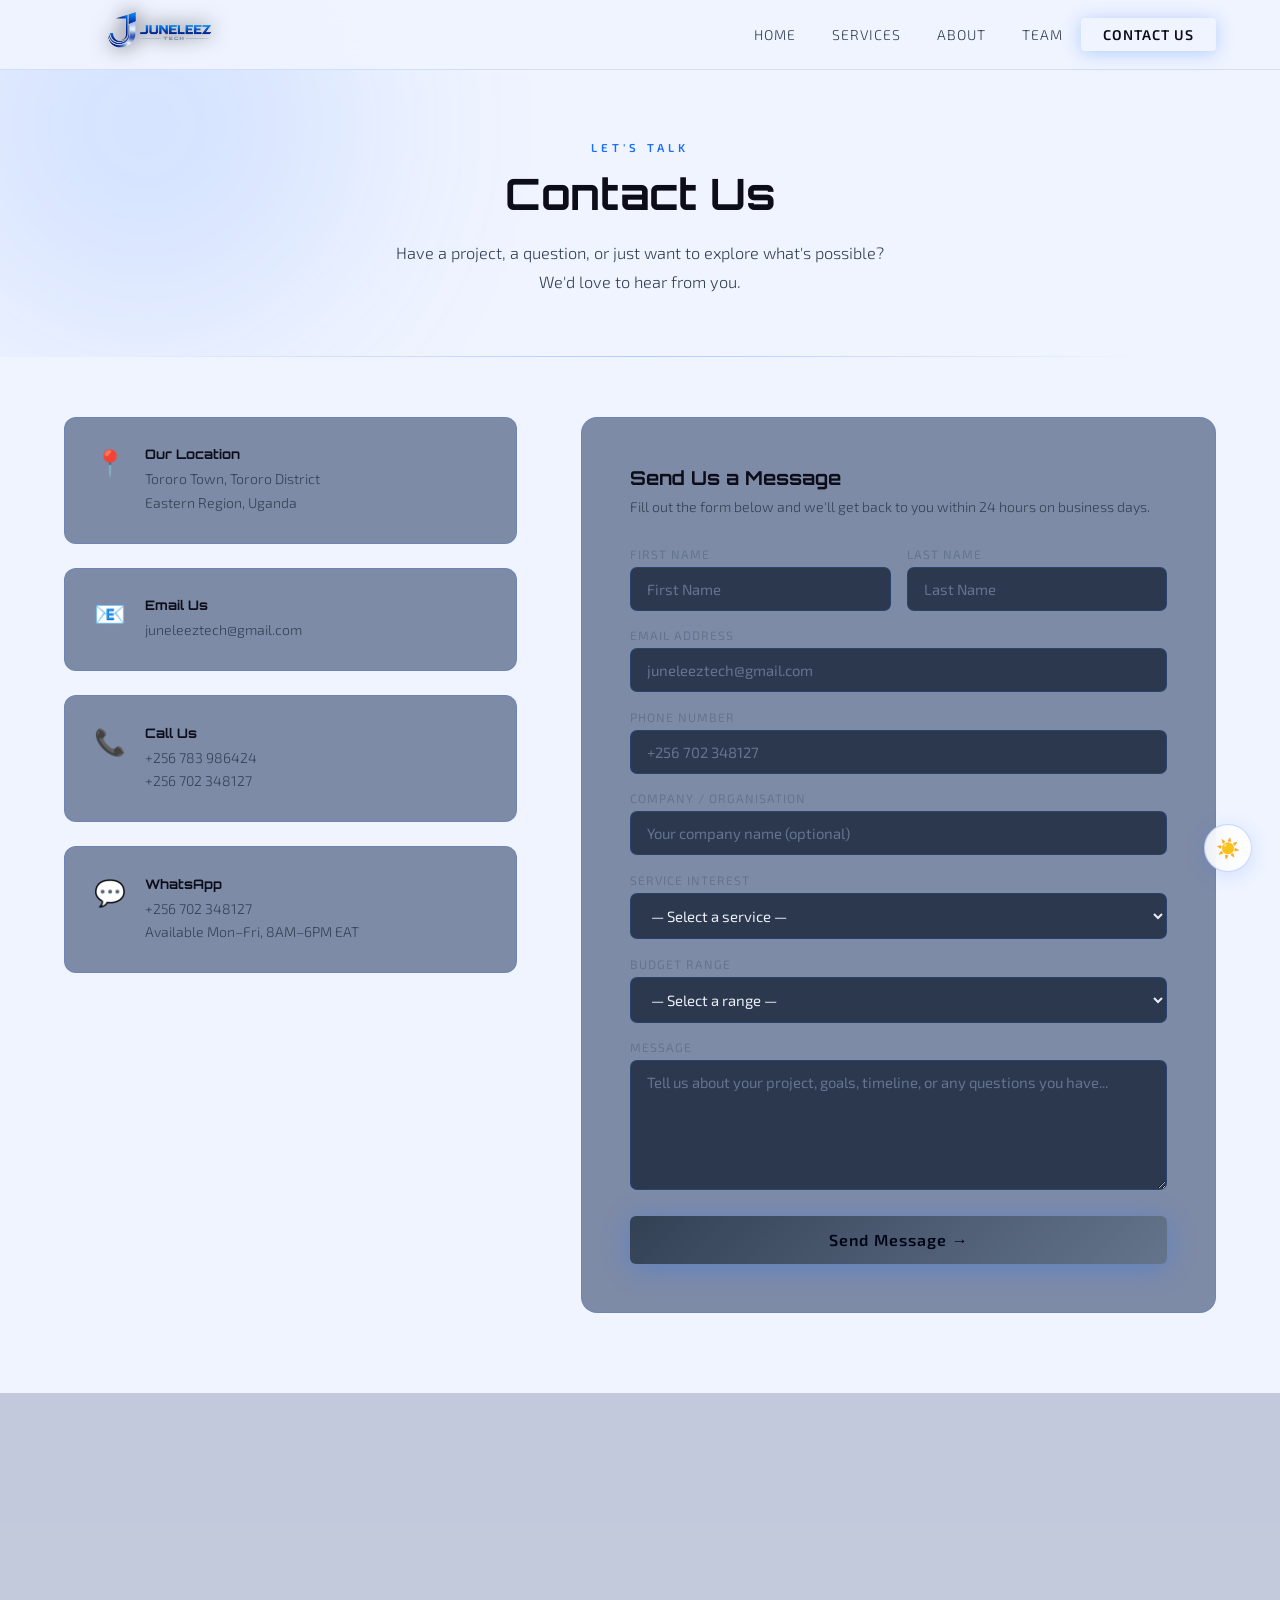
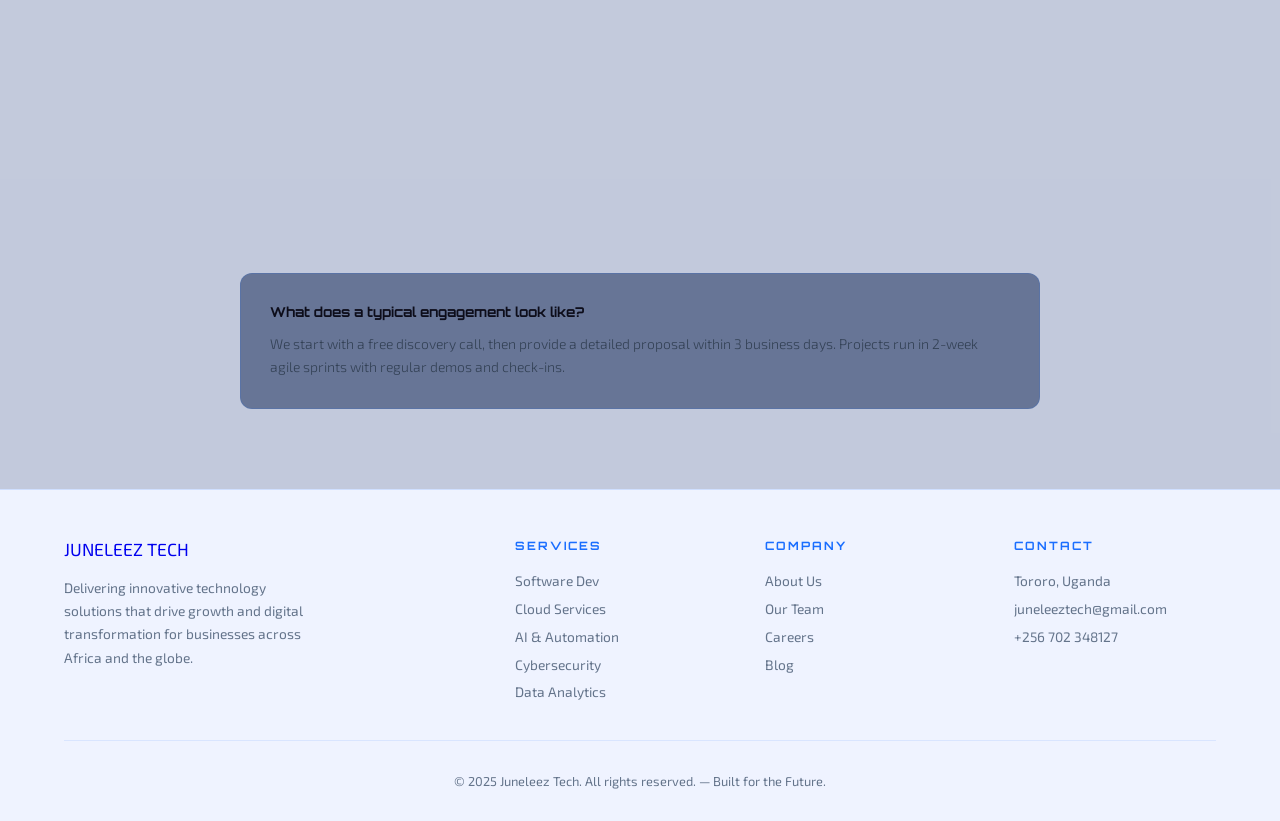
<file: contact.html>
<!DOCTYPE html>
<html lang="en">
<head>
  <meta charset="UTF-8"/>
  <meta name="viewport" content="width=device-width, initial-scale=1.0"/>
  <title>Juneleez Tech — Contact</title>
  <link rel="stylesheet" href="style.css"/>
  <link rel="icon" type="image/x-icon" href="HALF.png">
  <style>
    .page-wrap { position: relative; z-index: 1; padding: 0 5% 80px; }

    .contact-grid { display:grid; grid-template-columns:1fr 1.4fr; gap:4rem; max-width:1200px; margin:60px auto 0; align-items:start; }
 /* ── LIGHT MODE OVERRIDES ── */
    body.light-mode {
      --white: #0d0d1a;
      --silver-mid: #334155;
      --silver-dim: #64748b;
      --accent: #1a6eff;
      --blue-bright: #1a6eff;
      --blue-glow: #4d9fff;
      background: #f0f4ff !important;
      color: #0d0d1a;
    }
    body.light-mode::before { display: none; }
    body.light-mode .stats-strip {
      background: rgba(220,230,255,0.7) !important;
      border-color: rgba(26,110,255,0.2) !important;
    }
    body.light-mode .s-card {
      background: rgba(255,255,255,0.85) !important;
      border-color: rgba(26,110,255,0.2) !important;
      box-shadow: 0 2px 16px rgba(26,110,255,0.07);
    }
    body.light-mode .s-card h3 { color: #0d0d1a !important; }
    body.light-mode .wv-card {
      background: rgba(255,255,255,0.85) !important;
      border-color: rgba(26,110,255,0.2) !important;
    }
    body.light-mode .cta-band {
      background: linear-gradient(135deg, rgba(26,110,255,0.1), rgba(0,180,220,0.06)) !important;
    }
    body.light-mode section[style*="rgba(13,34,80"] {
      background: rgba(220,230,255,0.35) !important;
    }
    body.light-mode .hero-orb { opacity: 0.12; }
    body.light-mode nav,
    body.light-mode header,
    body.light-mode footer {
      background: rgba(240,244,255,0.95) !important;
      border-color: rgba(26,110,255,0.15) !important;
    }
    body.light-mode .btn-outline{
      color: #0d0d1a;

    }
    body.light-mode .btn-outline:hover{
      color: #1515ef;

    }

    /* ── TOGGLE BUTTON ── */
    #theme-toggle {
      position: fixed; bottom: 28px; right: 28px; z-index: 9999;
      width: 48px; height: 48px; border-radius: 50%;
      border: 1px solid rgba(26,110,255,0.35);
      background: rgba(13,34,80,0.75);
      backdrop-filter: blur(12px);
      cursor: pointer; display: flex; align-items: center; justify-content: center;
      font-size: 1.2rem; box-shadow: 0 4px 20px rgba(0,0,0,0.3);
      transition: transform 0.2s, box-shadow 0.2s, background 0.3s;
    }
    #theme-toggle:hover { transform: scale(1.12); box-shadow: 0 6px 28px rgba(26,110,255,0.35); }
    body.light-mode #theme-toggle {
      background: rgba(255,255,255,0.85);
      border-color: rgba(26,110,255,0.25);
      box-shadow: 0 4px 20px rgba(26,110,255,0.15);
    }
    /* Info panel */
    .contact-info { display:flex; flex-direction:column; gap:1.5rem; }
    .info-card { background:rgba(13,34,80,0.5); border:1px solid rgba(26,110,255,0.15); border-radius:12px; padding:1.8rem; display:flex; gap:1.2rem; align-items:flex-start; transition:border-color 0.3s; }
    .info-card:hover { border-color:rgba(0,229,255,0.3); }
    .info-icon { font-size:1.6rem; flex-shrink:0; }
    .info-card h4 { font-family:'Orbitron',sans-serif; font-size:0.82rem; color:var(--white); margin-bottom:5px; }
    .info-card p, .info-card a { color:var(--silver-mid); font-size:0.88rem; line-height:1.65; font-weight:300; text-decoration:none; transition:color 0.2s; }
    .info-card a:hover { color:var(--accent); }

    .availability {
      background:rgba(13,34,80,0.5); border:1px solid rgba(26,110,255,0.15); border-radius:12px; padding:1.8rem;
    }
    .availability h4 { font-family:'Orbitron',sans-serif; font-size:0.82rem; color:var(--white); margin-bottom:1rem; }
    .avail-item { display:flex; justify-content:space-between; align-items:center; padding:8px 0; border-bottom:1px solid rgba(26,110,255,0.1); font-size:0.86rem; }
    .avail-item:last-child { border:none; }
    .avail-item .day { color:var(--silver-mid); }
    .avail-item .hours { color:var(--accent); font-weight:600; }

    /* Form */
    .contact-form-wrap { background:rgba(13,34,80,0.5); border:1px solid rgba(26,110,255,0.15); border-radius:16px; padding:3rem; }
    .contact-form-wrap h2 { font-family:'Orbitron',sans-serif; font-size:1.2rem; margin-bottom:0.5rem; color:var(--white); }
    .contact-form-wrap p { color:var(--silver-mid); font-size:0.88rem; margin-bottom:2rem; font-weight:300; }

    .form-grid { display:grid; gap:1.1rem; }
    .form-row { display:grid; grid-template-columns:1fr 1fr; gap:1rem; }
    .form-group { display:flex; flex-direction:column; gap:6px; }
    .form-group label { font-size:0.76rem; text-transform:uppercase; letter-spacing:1px; color:var(--silver-dim); }
    .form-group input,
    .form-group textarea,
    .form-group select {
      background:rgba(10,22,40,0.7); border:1px solid rgba(26,110,255,0.2);
      border-radius:7px; padding:12px 16px;
      color:var(--silver-light); font-family:'Exo 2',sans-serif; font-size:0.93rem;
      outline:none; transition:border-color 0.3s,box-shadow 0.3s;
    }
    .form-group input:focus,
    .form-group textarea:focus,
    .form-group select:focus { border-color:var(--accent); box-shadow:0 0 0 3px rgba(0,229,255,0.07); }
    .form-group textarea { resize:vertical; min-height:130px; }
    .form-group select option { background:var(--blue-deep); }
    .form-group input::placeholder, .form-group textarea::placeholder { color:var(--silver-dim); }

    .form-submit { margin-top:0.5rem; }
    .form-submit .btn-primary { width:100%; text-align:center; padding:14px; font-size:1rem; }
  </style>
</head>
<body>
  <!-- PAGE HEADER -->
  <div class="page-header" style="position:relative;z-index:1;padding:140px 5% 60px;text-align:center;overflow:hidden;">
    <div style="position:absolute;width:450px;height:450px;border-radius:50%;background:var(--accent);filter:blur(100px);opacity:0.12;top:-100px;left:-80px;pointer-events:none;"></div>
    <div class="reveal"><div class="section-label">Let's Talk</div></div>
    <div class="reveal"><h1 class="section-title">Contact Us</h1></div>
    <div class="reveal"><p class="section-desc" style="margin:0 auto;">Have a project, a question, or just want to explore what's possible? <br>We'd love to hear from you.</p></div>
  </div>

  <!-- CONTACT GRID -->
  <div class="page-wrap">
    <div class="contact-grid">
      <!-- Info -->
      <div class="contact-info">
        <div class="info-card reveal">
          <div class="info-icon">📍</div>
          <div><h4>Our Location</h4><p>Tororo Town, Tororo District<br>Eastern Region, Uganda</p></div>
        </div>
        <div class="info-card reveal">
          <div class="info-icon">📧</div>
          <div><h4>Email Us</h4>
            <a href="mailto:info@juneleeztech.com">juneleeztech@gmail.com</a><br>
          </div>
        </div>
        <div class="info-card reveal">
          <div class="info-icon">📞</div>
          <div><h4>Call Us</h4>
            <a href="tel:+256700000000">+256 783 986424</a><br>
            <a href="tel:+256712000000">+256 702 348127</a>
          </div>
        </div>
        <div class="info-card reveal">
          <div class="info-icon">💬</div>
          <div><h4>WhatsApp</h4>
            <a href="#">+256 702 348127</a><br>
            <p>Available Mon–Fri, 8AM–6PM EAT</p>
          </div>
        </div>
        <div class="availability reveal">
          <h4>Business Hours</h4>
          <div class="avail-item"><span class="day">Monday – Friday</span><span class="hours">8:00 AM – 6:00 PM</span></div>
          <div class="avail-item"><span class="day">Saturday</span><span class="hours">9:00 AM – 2:00 PM</span></div>
          <div class="avail-item"><span class="day">Sunday</span><span class="hours">Closed</span></div>
          <div class="avail-item"><span class="day">Emergency Support</span><span class="hours">24/7</span></div>
        </div>
      </div>

      <!-- Form -->
      <div class="contact-form-wrap reveal">
        <h2>Send Us a Message</h2>
        <p>Fill out the form below and we'll get back to you within 24 hours on business days.</p>
        <form class="form-grid" id="contactForm">
          <div class="form-row">
            <div class="form-group"><label>First Name</label><input type="text" placeholder="First Name" required /></div>
            <div class="form-group"><label>Last Name</label><input type="text" placeholder="Last Name" required /></div>
          </div>
          <div class="form-group"><label>Email Address</label><input type="email" placeholder="juneleeztech@gmail.com" required /></div>
          <div class="form-group"><label>Phone Number</label><input type="tel" placeholder="+256 702 348127" /></div>
          <div class="form-group">
            <label>Company / Organisation</label>
            <input type="text" placeholder="Your company name (optional)" />
          </div>
          <div class="form-group">
            <label>Service Interest</label>
            <select>
              <option value="">— Select a service —</option>
              <option>Software Development</option>
              <option>Cloud Infrastructure</option>
              <option>AI &amp; Automation</option>
              <option>Cybersecurity</option>
              <option>Data Analytics</option>
              <option>IT Consulting</option>
              <option>Career Inquiry</option>
              <option>Partnership</option>
              <option>Other</option>
            </select>
          </div>
          <div class="form-group">
            <label>Budget Range</label>
            <select>
              <option value="">— Select a range —</option>
              <option>Under UGX1,000</option>
              <option>UGX1,000 – UGX5,000</option>
              <option>UGX5,000 – UGX15,000</option>
              <option>UGX15,000 – UGX50,000</option>
              <option>UGX50,000+</option>
              <option>Not sure yet</option>
            </select>
          </div>
          <div class="form-group">
            <label>Message</label>
            <textarea placeholder="Tell us about your project, goals, timeline, or any questions you have..."></textarea>
          </div>
          <div class="form-submit">
            <button type="submit" class="btn-primary">Send Message →</button>
          </div>
        </form>
      </div>
    </div>
  </div>



  <!-- FAQ teaser -->
  <div style="position:relative;z-index:1;padding:80px 5%;background:rgba(13,34,80,0.2);">
    <div style="max-width:800px;margin:0 auto;text-align:center;">
      <div class="reveal"><div class="section-label">Common Questions</div></div>
      <div class="reveal"><h2 class="section-title">Quick Answers</h2></div>
      <div style="display:flex;flex-direction:column;gap:1rem;margin-top:2.5rem;text-align:left;">
        <div class="info-card reveal" style="flex-direction:column;gap:0.5rem;">
          <h4 style="font-family:Orbitron,sans-serif;font-size:0.85rem;color:var(--white);">How quickly can you start my project?</h4>
          <p style="color:var(--silver-mid);font-size:0.87rem;font-weight:300;">Typically within 1–2 weeks of signing the engagement agreement. We keep capacity available for new projects.</p>
        </div>
        <div class="info-card reveal" style="flex-direction:column;gap:0.5rem;">
          <h4 style="font-family:Orbitron,sans-serif;font-size:0.85rem;color:var(--white);">Do you work with international clients?</h4>
          <p style="color:var(--silver-mid);font-size:0.87rem;font-weight:300;">Yes — we work with clients across Africa and internationally. We use tools like Slack, Zoom, and Notion to collaborate seamlessly across time zones.</p>
        </div>
        <div class="info-card reveal" style="flex-direction:column;gap:0.5rem;">
          <h4 style="font-family:Orbitron,sans-serif;font-size:0.85rem;color:var(--white);">What does a typical engagement look like?</h4>
          <p style="color:var(--silver-mid);font-size:0.87rem;font-weight:300;">We start with a free discovery call, then provide a detailed proposal within 3 business days. Projects run in 2-week agile sprints with regular demos and check-ins.</p>
        </div>
      </div>
    </div>
  </div>

<script src="components.js"></script>
<script>
    document.getElementById('contactForm').addEventListener('submit', async (e) => {
        e.preventDefault();
        
        // Collect form data
        const formData = {
            first_name: document.querySelector('input[placeholder="First Name"]').value,
            last_name: document.querySelector('input[placeholder="Last Name"]').value,
            email: document.querySelector('input[type="email"]').value,
            phone: document.querySelector('input[type="tel"]').value,
            company: document.querySelector('input[placeholder="Your company name (optional)"]').value,
            service_interest: document.querySelector('select:first-of-type').value,
            budget_range: document.querySelectorAll('select')[1].value,
            message: document.querySelector('textarea').value
        };
        
        // Validate
        if (!formData.first_name || !formData.last_name || !formData.email || !formData.message) {
            showMessage('Please fill in all required fields', 'error');
            return;
        }
        
        // Send to backend
        try {
            const response = await fetch('admin.php?action=submit', {
                method: 'POST',
                headers: {
                    'Content-Type': 'application/json',
                },
                body: JSON.stringify(formData)
            });
            
            const result = await response.json();
            
            if (result.success) {
                showMessage(result.message, 'success');
                e.target.reset();
            } else {
                showMessage(result.error || 'Something went wrong', 'error');
            }
        } catch (error) {
            console.error('Error:', error);
            showMessage('Network error. Please try again.', 'error');
        }
    });
    
    function showMessage(message, type) {
        // Create or get toast element
        let toast = document.getElementById('custom-toast');
        if (!toast) {
            toast = document.createElement('div');
            toast.id = 'custom-toast';
            toast.style.cssText = `
                position: fixed;
                bottom: 20px;
                right: 20px;
                padding: 12px 24px;
                border-radius: 8px;
                color: white;
                z-index: 9999;
                opacity: 0;
                transition: opacity 0.3s;
                pointer-events: none;
                font-family: Arial, sans-serif;
            `;
            document.body.appendChild(toast);
        }
        
        toast.style.backgroundColor = type === 'success' ? '#27ae60' : '#e74c3c';
        toast.textContent = message;
        toast.style.opacity = '1';
        
        setTimeout(() => {
            toast.style.opacity = '0';
        }, 4500);
    }
</script>
<!-- DARK / LIGHT TOGGLE -->
  <button id="theme-toggle" title="Toggle dark/light mode" aria-label="Toggle dark/light mode">🌙</button>

  
  <script>
    // ── THEME TOGGLE ──
    const toggleBtn = document.getElementById('theme-toggle');
    const prefersDark = window.matchMedia('(prefers-color-scheme: dark)');

    function applyTheme(dark) {
      document.body.classList.toggle('light-mode', !dark);
      toggleBtn.textContent = dark ? '🌙' : '☀️';
      localStorage.setItem('jt-theme', dark ? 'dark' : 'light');
    }

    // Load saved preference, fallback to system preference
    const saved = localStorage.getItem('jt-theme');
    applyTheme(saved ? saved === 'dark' : prefersDark.matches);

    toggleBtn.addEventListener('click', () => {
      applyTheme(document.body.classList.contains('light-mode'));
    });
  </script>
</body>
</html>
</file>
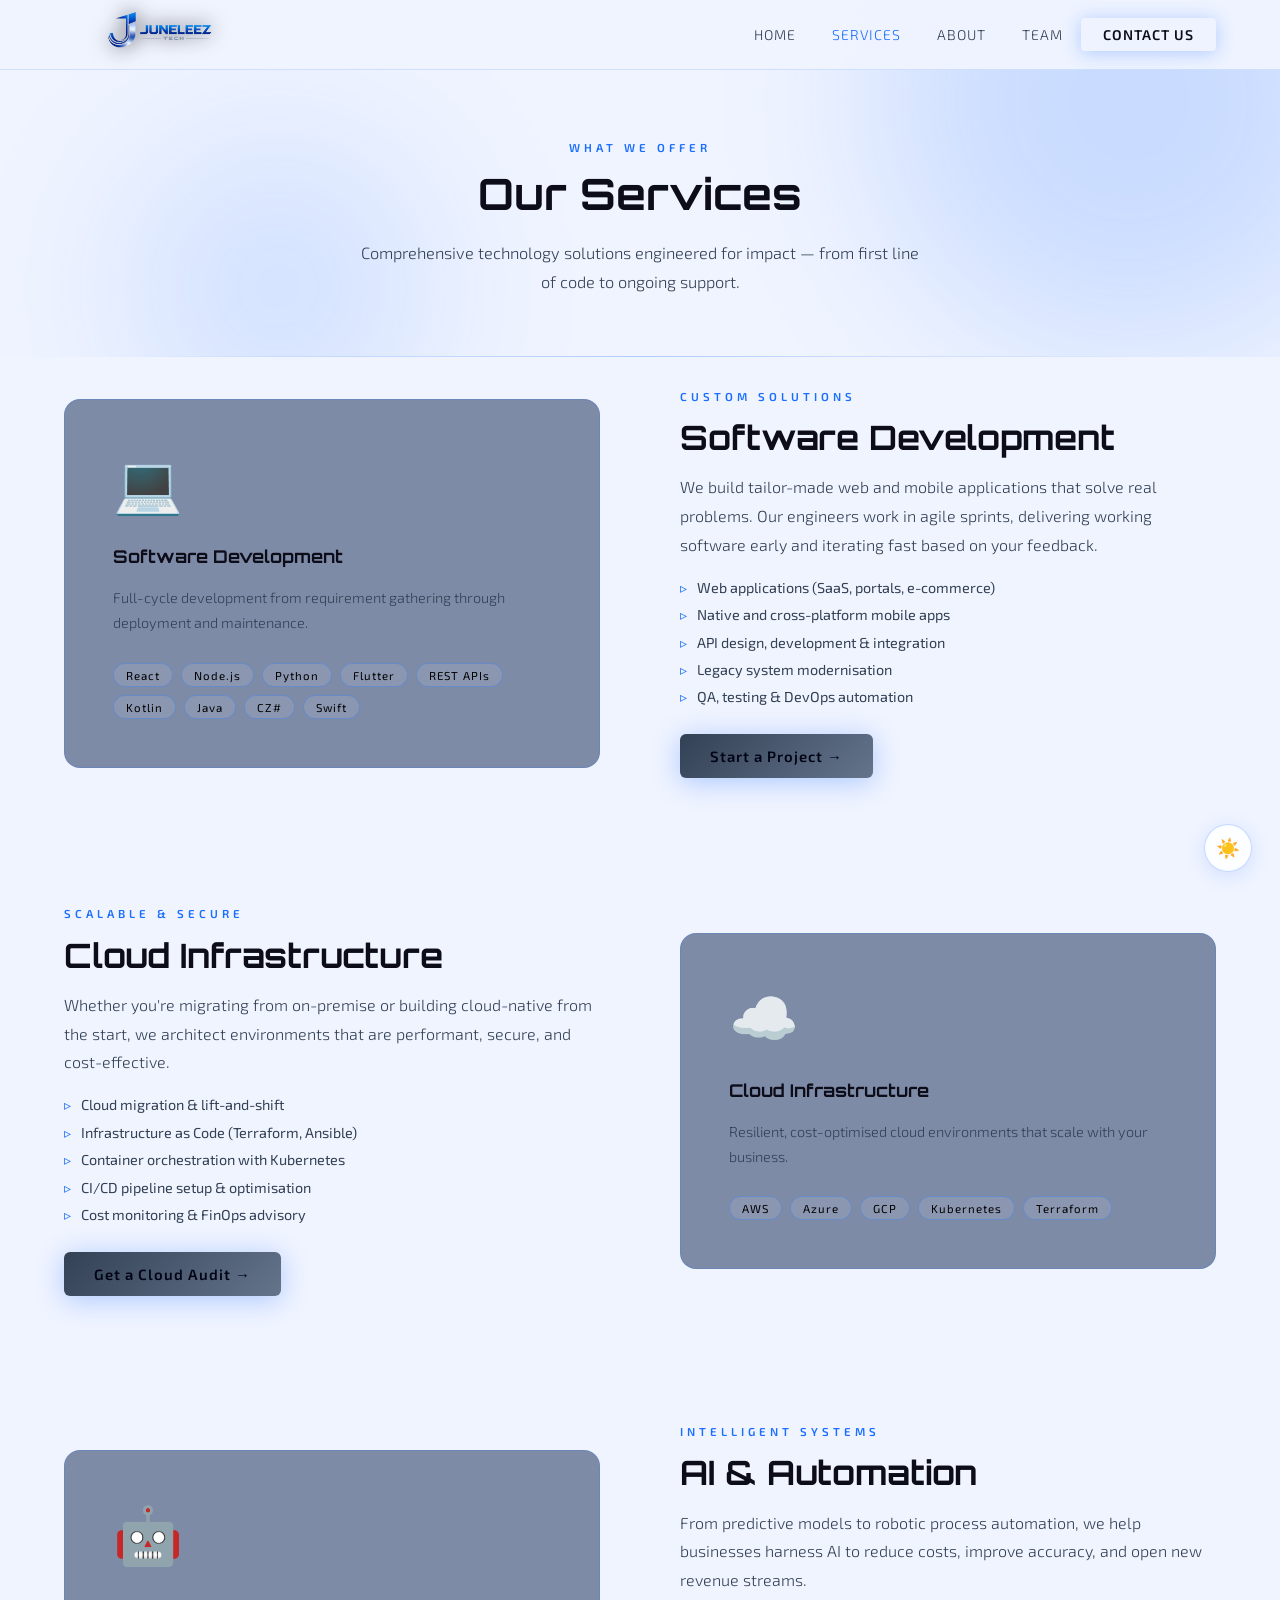
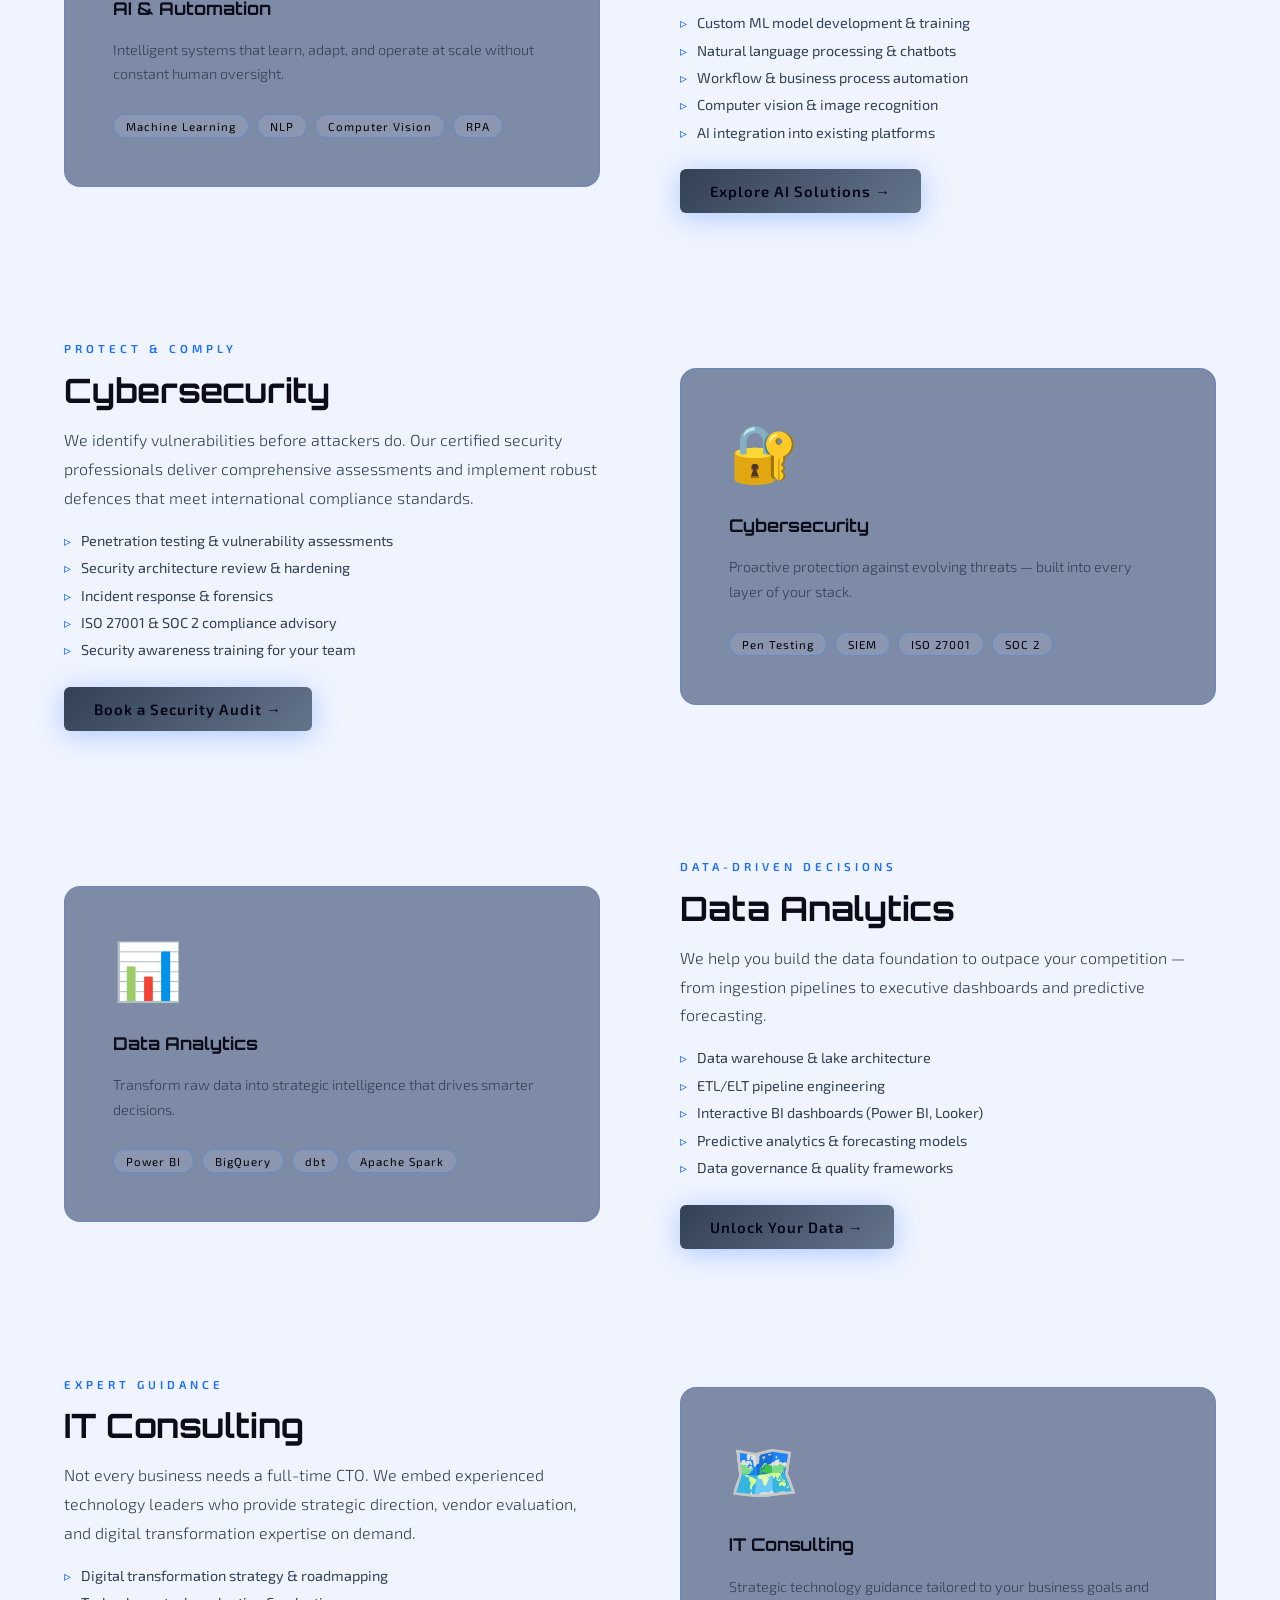
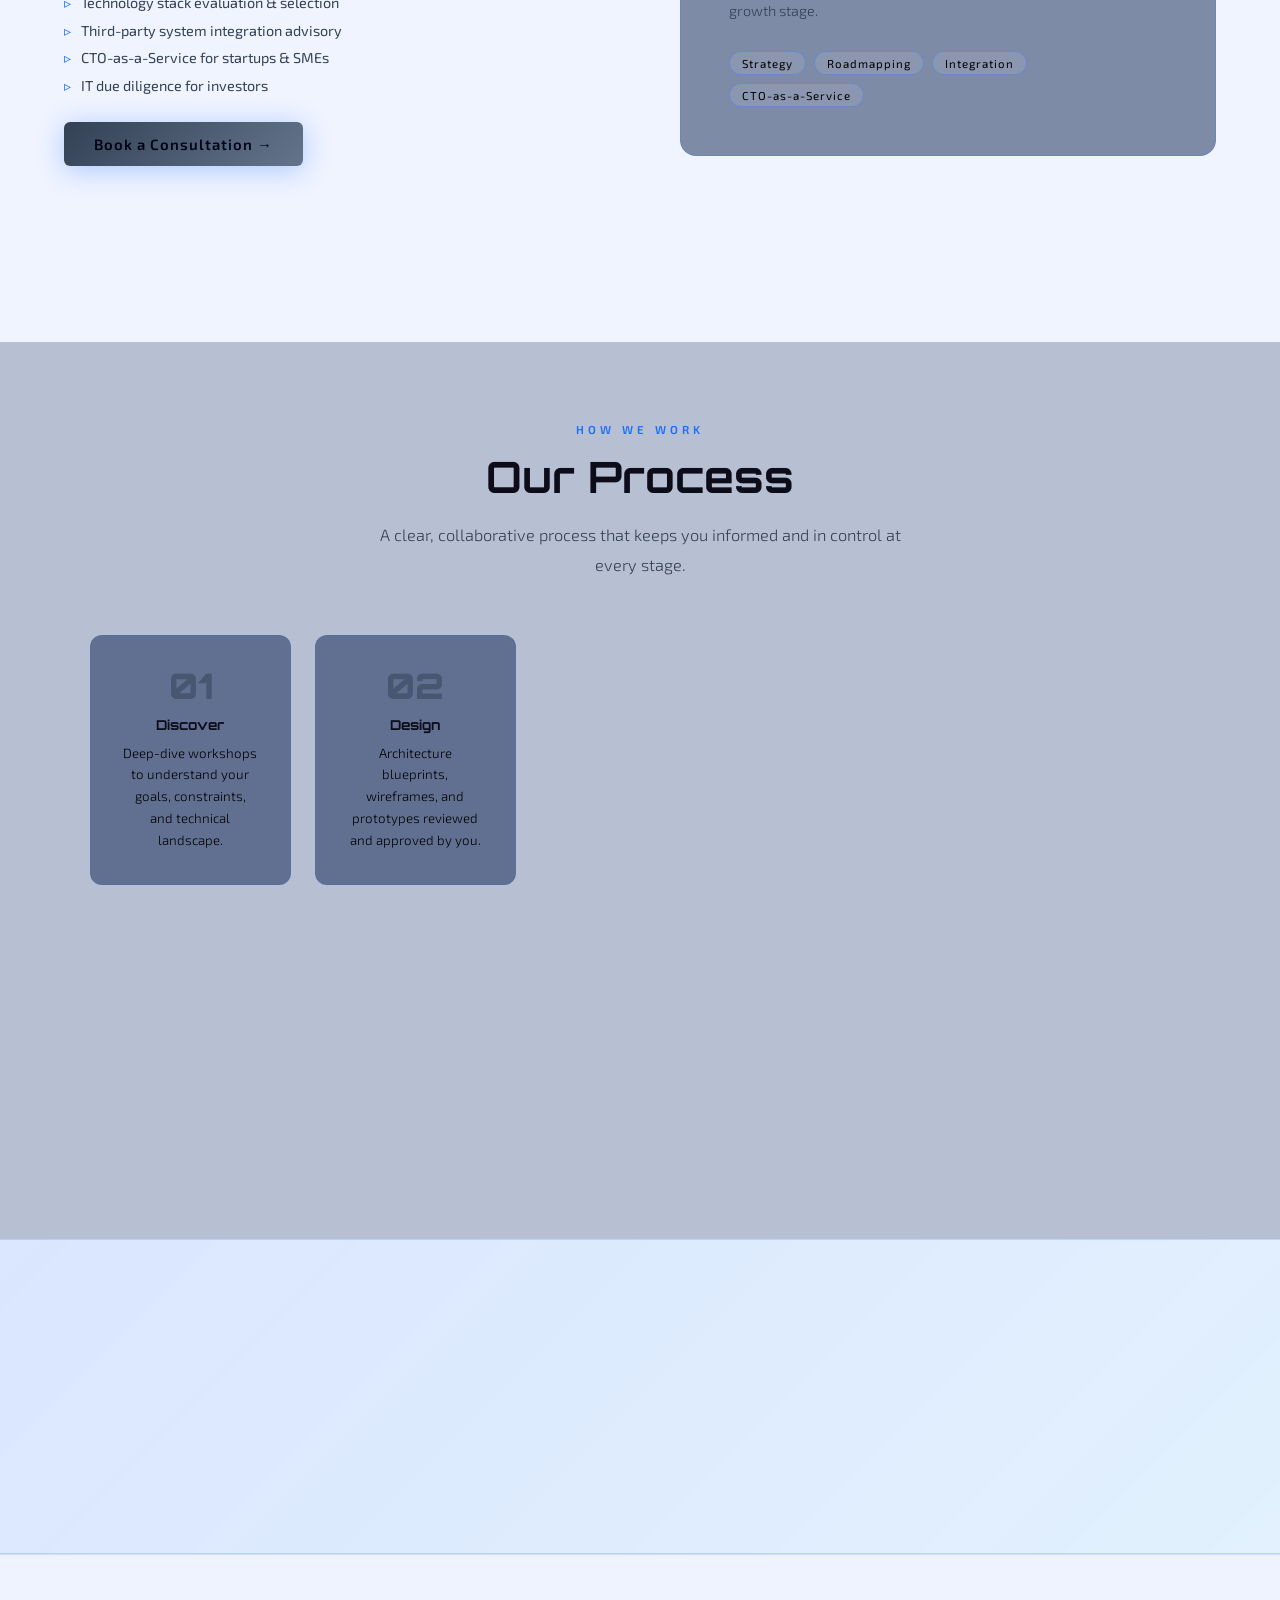
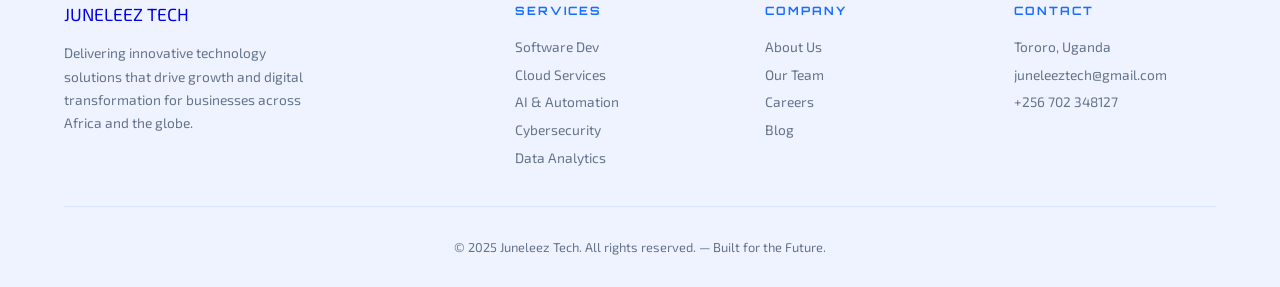
<file: services.html>
<!DOCTYPE html>
<html lang="en">
<head>
  <meta charset="UTF-8"/>
  <meta name="viewport" content="width=device-width, initial-scale=1.0"/>
  <title>Juneleez Tech — Services</title>
  <link rel="stylesheet" href="style.css"/>
  <link rel="icon" type="image/x-icon" href="HALF.png">
  <style>
    .page-wrap { position: relative; z-index: 1; padding: 0 5% 80px; }

    .page-header { padding: 140px 5% 60px; text-align: center; position: relative; z-index: 1; }
    .ph-orb1 { width:500px;height:500px;background:var(--blue-bright);top:-150px;right:-100px;animation:floatO 9s ease-in-out infinite; }
    .ph-orb2 { width:300px;height:300px;background:var(--accent);bottom:-80px;left:10%;animation:floatO 11s ease-in-out infinite reverse; }
    @keyframes floatO{0%,100%{transform:translateY(0)}50%{transform:translateY(-22px)}}
 /* ── LIGHT MODE OVERRIDES ── */
    body.light-mode {
      --white: #0d0d1a;
      --silver-mid: #334155;
      --silver-dim: #64748b;
      --accent: #1a6eff;
      --blue-bright: #1a6eff;
      --blue-glow: #4d9fff;
      background: #f0f4ff !important;
      color: #0d0d1a;
    }
    body.light-mode::before { display: none; }
    body.light-mode .stats-strip {
      background: rgba(220,230,255,0.7) !important;
      border-color: rgba(26,110,255,0.2) !important;
    }
    body.light-mode .s-card {
      background: rgba(255,255,255,0.85) !important;
      border-color: rgba(26,110,255,0.2) !important;
      box-shadow: 0 2px 16px rgba(26,110,255,0.07);
    }
    /* Service blocks */
    .service-block {
      display: grid; grid-template-columns: 1fr 1fr;
      gap: 5rem; align-items: center;
      max-width: 1200px; margin: 0 auto 6rem;
      padding-top: 2rem;
    }
    .service-block.reverse { direction: rtl; }
    .service-block.reverse > * { direction: ltr; }

    .sb-visual {
      background: rgba(13,34,80,0.5);
      border: 1px solid rgba(26,110,255,0.18);
      border-radius: 16px; padding: 3rem;
      display: flex; flex-direction: column; gap: 1.2rem;
      min-height: 300px; justify-content: center;
    }
    .sb-icon { font-size: 3.5rem; margin-bottom: 0.5rem; }
    .sb-visual h3 { font-family:'Orbitron',sans-serif; font-size:1.1rem; color:var(--white); }
    .sb-visual p { color:var(--silver-mid); font-size:0.9rem; font-weight:300; line-height:1.7; }
    body.light-mode .sb-tags { display:flex; flex-wrap:wrap; gap:0.5rem; margin-top:0.5rem; }
    body.light-mode .tag { background:rgba(216, 222, 232, 0.15); border:1px solid rgba(26,110,255,0.3); color:black; font-size:0.72rem; letter-spacing:1px; padding:4px 12px; border-radius:100px; }

    .sb-text h2 { font-family:'Orbitron',sans-serif; font-weight:700; font-size:clamp(1.5rem,2.8vw,2.1rem); line-height:1.2; margin-bottom:1rem; }
    .sb-text p { color:var(--silver-mid); font-weight:300; line-height:1.8; margin-bottom:1rem; }
    .sb-features { list-style:none; display:flex; flex-direction:column; gap:0.65rem; margin:1.2rem 0 1.8rem; }
    .sb-features li { display:flex; align-items:flex-start; gap:10px; font-size:0.9rem; color:var(--silver-mid); }
    .sb-features li::before { content:'▹'; color:var(--accent); flex-shrink:0; }

    body.light-mode .s-card h3 { color: #0d0d1a !important; }
    body.light-mode .wv-card {
      background: rgba(255,255,255,0.85) !important;
      border-color: rgba(26,110,255,0.2) !important;
    }
    body.light-mode .cta-band {
      background: linear-gradient(135deg, rgba(26,110,255,0.1), rgba(0,180,220,0.06)) !important;
    }
    body.light-mode section[style*="rgba(13,34,80"] {
      background: rgba(235, 239, 248, 0.35) !important;
    }
    .process-section { position:relative;z-index:1; padding:80px 5%; background:rgba(13,34,80,0.25); text-align:center; }
    .process-section .section-desc { margin:0 auto 3.5rem; }
    .process-steps { display:grid; grid-template-columns:repeat(auto-fit,minmax(200px,1fr)); gap:1.5rem; max-width:1100px; margin:0 auto; }
    .p-step { background:rgba(13,34,80,0.5); border:1px solid rgba(26,110,255,0.14); border-radius:12px; padding:2rem; position:relative; }
    body.light-mode .p-num { font-family:'Orbitron',sans-serif; font-size:2.2rem; font-weight:900; color:rgba(0, 7, 18, 0.25); line-height:1; margin-bottom:0.8rem; }
    .p-step h4 { font-family:'Orbitron',sans-serif; font-size:0.85rem; color:var(--white); margin-bottom:0.6rem; }
    body.light-mode .p-step p { color:black; font-size:0.83rem; line-height:1.65; font-weight:300; }

    body.light-mode .hero-orb { opacity: 0.12; }
    body.light-mode nav,
    body.light-mode header,
    body.light-mode footer {
      background: rgba(240,244,255,0.95) !important;
      border-color: rgba(26,110,255,0.15) !important;
    }
    body.light-mode .btn-outline{
      color: #0d0d1a;

    }
    body.light-mode .btn-outline:hover{
      color: #1515ef;

    }

    /* ── TOGGLE BUTTON ── */
    #theme-toggle {
      position: fixed; bottom: 28px; right: 28px; z-index: 9999;
      width: 48px; height: 48px; border-radius: 50%;
      border: 1px solid rgba(26,110,255,0.35);
      background: rgba(13,34,80,0.75);
      backdrop-filter: blur(12px);
      cursor: pointer; display: flex; align-items: center; justify-content: center;
      font-size: 1.2rem; box-shadow: 0 4px 20px rgba(0,0,0,0.3);
      transition: transform 0.2s, box-shadow 0.2s, background 0.3s;
    }
    #theme-toggle:hover { transform: scale(1.12); box-shadow: 0 6px 28px rgba(26,110,255,0.35); }
    body.light-mode #theme-toggle {
      background: rgba(255,255,255,0.85);
      border-color: rgba(26,110,255,0.25);
      box-shadow: 0 4px 20px rgba(26,110,255,0.15);
    }
    /* Service blocks */
    .service-block {
      display: grid; grid-template-columns: 1fr 1fr;
      gap: 5rem; align-items: center;
      max-width: 1200px; margin: 0 auto 6rem;
      padding-top: 2rem;
    }
    .service-block.reverse { direction: rtl; }
    .service-block.reverse > * { direction: ltr; }

    .sb-visual {
      background: rgba(13,34,80,0.5);
      border: 1px solid rgba(26,110,255,0.18);
      border-radius: 16px; padding: 3rem;
      display: flex; flex-direction: column; gap: 1.2rem;
      min-height: 300px; justify-content: center;
    }
    .sb-icon { font-size: 3.5rem; margin-bottom: 0.5rem; }
    .sb-visual h3 { font-family:'Orbitron',sans-serif; font-size:1.1rem; color:var(--white); }
    .sb-visual p { color:var(--silver-mid); font-size:0.9rem; font-weight:300; line-height:1.7; }
    .sb-tags { display:flex; flex-wrap:wrap; gap:0.5rem; margin-top:0.5rem; }
    .tag { background:rgba(26,110,255,0.15); border:1px solid rgba(26,110,255,0.3); color:var(--accent); font-size:0.72rem; letter-spacing:1px; padding:4px 12px; border-radius:100px; }

    .sb-text h2 { font-family:'Orbitron',sans-serif; font-weight:700; font-size:clamp(1.5rem,2.8vw,2.1rem); line-height:1.2; margin-bottom:1rem; }
    .sb-text p { color:var(--silver-mid); font-weight:300; line-height:1.8; margin-bottom:1rem; }
    .sb-features { list-style:none; display:flex; flex-direction:column; gap:0.65rem; margin:1.2rem 0 1.8rem; }
    .sb-features li { display:flex; align-items:flex-start; gap:10px; font-size:0.9rem; color:var(--silver-mid); }
    .sb-features li::before { content:'▹'; color:var(--accent); flex-shrink:0; }

    /* Process section */
    .process-section { position:relative;z-index:1; padding:80px 5%; background:rgba(13,34,80,0.25); text-align:center; }
    .process-section .section-desc { margin:0 auto 3.5rem; }
    .process-steps { display:grid; grid-template-columns:repeat(auto-fit,minmax(200px,1fr)); gap:1.5rem; max-width:1100px; margin:0 auto; }
    .p-step { background:rgba(13,34,80,0.5); border:1px solid rgba(26,110,255,0.14); border-radius:12px; padding:2rem; position:relative; }
    .p-num { font-family:'Orbitron',sans-serif; font-size:2.2rem; font-weight:900; color:rgba(26,110,255,0.25); line-height:1; margin-bottom:0.8rem; }
    .p-step h4 { font-family:'Orbitron',sans-serif; font-size:0.85rem; color:var(--white); margin-bottom:0.6rem; }
    .p-step p { color:var(--silver-dim); font-size:0.83rem; line-height:1.65; font-weight:300; }

    /* CTA */
    .cta-band { position:relative;z-index:1; background:linear-gradient(135deg,rgba(26,110,255,0.18),rgba(0,229,255,0.08)); border-top:1px solid rgba(26,110,255,0.2); border-bottom:1px solid rgba(26,110,255,0.2); padding:60px 5%; text-align:center; }
    .cta-band h2 { font-family:'Orbitron',sans-serif; font-weight:700; font-size:clamp(1.5rem,3vw,2.2rem); margin-bottom:1rem; }
    .cta-band p { color:var(--silver-mid); max-width:500px; margin:0 auto 2rem; font-weight:300; line-height:1.75; }
    .cta-btns { display:flex; gap:1rem; justify-content:center; flex-wrap:wrap; }

    @media(max-width:768px){
      .service-block,.service-block.reverse { grid-template-columns:1fr; direction:ltr; gap:2rem; }
    }
  </style>
</head>
<body>
  <!-- PAGE HEADER -->
  <div class="page-header">
    <div class="ph-orb ph-orb1" style="position:absolute;border-radius:50%;filter:blur(90px);opacity:0.18;pointer-events:none;"></div>
    <div class="ph-orb ph-orb2" style="position:absolute;border-radius:50%;filter:blur(90px);opacity:0.15;pointer-events:none;"></div>
    <div class="reveal"><div class="section-label">What We Offer</div></div>
    <div class="reveal"><h1 class="section-title">Our Services</h1></div>
    <div class="reveal"><p class="section-desc">Comprehensive technology solutions engineered for impact — from first line of code to ongoing support.</p></div>
  </div>

  <!-- SERVICE BLOCKS -->
  <div class="page-wrap">

    <div class="service-block reveal" id="software">
      <div class="sb-visual">
        <div class="sb-icon">💻</div>
        <h3>Software Development</h3>
        <p>Full-cycle development from requirement gathering through deployment and maintenance.</p>
        <div class="sb-tags">
          <span class="tag">React</span><span class="tag">Node.js</span>
          <span class="tag">Python</span><span class="tag">Flutter</span>
          <span class="tag">REST APIs</span><span class="tag">Kotlin</span>
          <span class="tag">Java</span><span class="tag">CZ#</span>
          <span class="tag">Swift</span>
        </div>
      </div>
      <div class="sb-text">
        <div class="section-label">Custom Solutions</div>
        <h2>Software Development</h2>
        <p>We build tailor-made web and mobile applications that solve real problems. Our engineers work in agile sprints, delivering working software early and iterating fast based on your feedback.</p>
        <ul class="sb-features">
          <li>Web applications (SaaS, portals, e-commerce)</li>
          <li>Native and cross-platform mobile apps</li>
          <li>API design, development &amp; integration</li>
          <li>Legacy system modernisation</li>
          <li>QA, testing &amp; DevOps automation</li>
        </ul>
        <a href="contact.html" class="btn-primary">Start a Project →</a>
      </div>
    </div>

    <div class="service-block reverse reveal" id="cloud">
      <div class="sb-visual">
        <div class="sb-icon">☁️</div>
        <h3>Cloud Infrastructure</h3>
        <p>Resilient, cost-optimised cloud environments that scale with your business.</p>
        <div class="sb-tags">
          <span class="tag">AWS</span><span class="tag">Azure</span>
          <span class="tag">GCP</span><span class="tag">Kubernetes</span><span class="tag">Terraform</span>
        </div>
      </div>
      <div class="sb-text">
        <div class="section-label">Scalable &amp; Secure</div>
        <h2>Cloud Infrastructure</h2>
        <p>Whether you're migrating from on-premise or building cloud-native from the start, we architect environments that are performant, secure, and cost-effective.</p>
        <ul class="sb-features">
          <li>Cloud migration &amp; lift-and-shift</li>
          <li>Infrastructure as Code (Terraform, Ansible)</li>
          <li>Container orchestration with Kubernetes</li>
          <li>CI/CD pipeline setup &amp; optimisation</li>
          <li>Cost monitoring &amp; FinOps advisory</li>
        </ul>
        <a href="contact.html" class="btn-primary">Get a Cloud Audit →</a>
      </div>
    </div>

    <div class="service-block reveal" id="ai">
      <div class="sb-visual">
        <div class="sb-icon">🤖</div>
        <h3>AI &amp; Automation</h3>
        <p>Intelligent systems that learn, adapt, and operate at scale without constant human oversight.</p>
        <div class="sb-tags">
          <span class="tag">Machine Learning</span><span class="tag">NLP</span>
          <span class="tag">Computer Vision</span><span class="tag">RPA</span>
        </div>
      </div>
      <div class="sb-text">
        <div class="section-label">Intelligent Systems</div>
        <h2>AI &amp; Automation</h2>
        <p>From predictive models to robotic process automation, we help businesses harness AI to reduce costs, improve accuracy, and open new revenue streams.</p>
        <ul class="sb-features">
          <li>Custom ML model development &amp; training</li>
          <li>Natural language processing &amp; chatbots</li>
          <li>Workflow &amp; business process automation</li>
          <li>Computer vision &amp; image recognition</li>
          <li>AI integration into existing platforms</li>
        </ul>
        <a href="contact.html" class="btn-primary">Explore AI Solutions →</a>
      </div>
    </div>

    <div class="service-block reverse reveal" id="security">
      <div class="sb-visual">
        <div class="sb-icon">🔐</div>
        <h3>Cybersecurity</h3>
        <p>Proactive protection against evolving threats — built into every layer of your stack.</p>
        <div class="sb-tags">
          <span class="tag">Pen Testing</span><span class="tag">SIEM</span>
          <span class="tag">ISO 27001</span><span class="tag">SOC 2</span>
        </div>
      </div>
      <div class="sb-text">
        <div class="section-label">Protect &amp; Comply</div>
        <h2>Cybersecurity</h2>
        <p>We identify vulnerabilities before attackers do. Our certified security professionals deliver comprehensive assessments and implement robust defences that meet international compliance standards.</p>
        <ul class="sb-features">
          <li>Penetration testing &amp; vulnerability assessments</li>
          <li>Security architecture review &amp; hardening</li>
          <li>Incident response &amp; forensics</li>
          <li>ISO 27001 &amp; SOC 2 compliance advisory</li>
          <li>Security awareness training for your team</li>
        </ul>
        <a href="contact.html" class="btn-primary">Book a Security Audit →</a>
      </div>
    </div>

    <div class="service-block reveal" id="data">
      <div class="sb-visual">
        <div class="sb-icon">📊</div>
        <h3>Data Analytics</h3>
        <p>Transform raw data into strategic intelligence that drives smarter decisions.</p>
        <div class="sb-tags">
          <span class="tag">Power BI</span><span class="tag">BigQuery</span>
          <span class="tag">dbt</span><span class="tag">Apache Spark</span>
        </div>
      </div>
      <div class="sb-text">
        <div class="section-label">Data-Driven Decisions</div>
        <h2>Data Analytics</h2>
        <p>We help you build the data foundation to outpace your competition — from ingestion pipelines to executive dashboards and predictive forecasting.</p>
        <ul class="sb-features">
          <li>Data warehouse &amp; lake architecture</li>
          <li>ETL/ELT pipeline engineering</li>
          <li>Interactive BI dashboards (Power BI, Looker)</li>
          <li>Predictive analytics &amp; forecasting models</li>
          <li>Data governance &amp; quality frameworks</li>
        </ul>
        <a href="contact.html" class="btn-primary">Unlock Your Data →</a>
      </div>
    </div>

    <div class="service-block reverse reveal" id="consulting">
      <div class="sb-visual">
        <div class="sb-icon">🗺️</div>
        <h3>IT Consulting</h3>
        <p>Strategic technology guidance tailored to your business goals and growth stage.</p>
        <div class="sb-tags">
          <span class="tag">Strategy</span><span class="tag">Roadmapping</span>
          <span class="tag">Integration</span><span class="tag">CTO-as-a-Service</span>
        </div>
      </div>
      <div class="sb-text">
        <div class="section-label">Expert Guidance</div>
        <h2>IT Consulting</h2>
        <p>Not every business needs a full-time CTO. We embed experienced technology leaders who provide strategic direction, vendor evaluation, and digital transformation expertise on demand.</p>
        <ul class="sb-features">
          <li>Digital transformation strategy &amp; roadmapping</li>
          <li>Technology stack evaluation &amp; selection</li>
          <li>Third-party system integration advisory</li>
          <li>CTO-as-a-Service for startups &amp; SMEs</li>
          <li>IT due diligence for investors</li>
        </ul>
        <a href="contact.html" class="btn-primary">Book a Consultation →</a>
      </div>
    </div>

  </div>

  <!-- PROCESS -->
  <div class="process-section">
    <div class="reveal"><div class="section-label">How We Work</div></div>
    <div class="reveal"><h2 class="section-title">Our Process</h2></div>
    <div class="reveal"><p class="section-desc">A clear, collaborative process that keeps you informed and in control at every stage.</p></div>
    <div class="process-steps">
      <div class="p-step reveal"><div class="p-num">01</div><h4>Discover</h4><p>Deep-dive workshops to understand your goals, constraints, and technical landscape.</p></div>
      <div class="p-step reveal"><div class="p-num">02</div><h4>Design</h4><p>Architecture blueprints, wireframes, and prototypes reviewed and approved by you.</p></div>
      <div class="p-step reveal"><div class="p-num">03</div><h4>Build</h4><p>Agile sprints with weekly demos — you see progress every single week.</p></div>
      <div class="p-step reveal"><div class="p-num">04</div><h4>Test</h4><p>Rigorous QA, security scanning, and performance testing before any release.</p></div>
      <div class="p-step reveal"><div class="p-num">05</div><h4>Launch</h4><p>Smooth deployment with zero-downtime strategies and full monitoring from day one.</p></div>
      <div class="p-step reveal"><div class="p-num">06</div><h4>Support</h4><p>24/7 post-launch support, SLA-backed maintenance, and continuous improvement cycles.</p></div>
    </div>
  </div>

  <!-- CTA -->
  <div class="cta-band">
    <div class="reveal">
      <h2>Ready to Get Started?</h2>
      <p>Tell us about your project and we'll recommend the right solution for your needs.</p>
      <div class="cta-btns">
        <a href="contact.html" class="btn-primary">Contact Us</a>
        <a href="about.html" class="btn-outline">About Juneleez Tech</a>
      </div>
    </div>
  </div>

 <!-- DARK / LIGHT TOGGLE -->
  <button id="theme-toggle" title="Toggle dark/light mode" aria-label="Toggle dark/light mode">🌙</button>

  <script src="components.js"></script>
  <script>
      // ── THEME TOGGLE ──
    const toggleBtn = document.getElementById('theme-toggle');
    const prefersDark = window.matchMedia('(prefers-color-scheme: dark)');

    function applyTheme(dark) {
      document.body.classList.toggle('light-mode', !dark);
      toggleBtn.textContent = dark ? '🌙' : '☀️';
      localStorage.setItem('jt-theme', dark ? 'dark' : 'light');
    }

    // Load saved preference, fallback to system preference
    const saved = localStorage.getItem('jt-theme');
    applyTheme(saved ? saved === 'dark' : prefersDark.matches);

    toggleBtn.addEventListener('click', () => {
      applyTheme(document.body.classList.contains('light-mode'));
    });
  </script>

</body>
</html>
</file>
<file: style.css>
@import url('https://fonts.googleapis.com/css2?family=Orbitron:wght@400;600;800;900&family=Exo+2:ital,wght@0,300;0,400;0,600;1,300&display=swap');

:root {
  --blue-deep: #0a1628;
  --blue-mid: #0d2250;
  --blue-bright: #1a6eff;
  --blue-glow: #4d9fff;
  --silver-light: #e8edf5;
  --silver-mid: #a8b8cc;
  --silver-dim: #5c6e82;
  --white: #ffffff;
  --accent: #00e5ff;
}

*, *::before, *::after { box-sizing: border-box; margin: 0; padding: 0; }
html { scroll-behavior: smooth; }

body {
  font-family: 'Exo 2', sans-serif;
  background: var(--blue-deep);
  color: var(--silver-light);
  overflow-x: hidden;
}

body::before {
  content: '';
  position: fixed; inset: 0;
  background-image:
    linear-gradient(rgba(26,110,255,0.06) 1px, transparent 1px),
    linear-gradient(90deg, rgba(26,110,255,0.06) 1px, transparent 1px);
  background-size: 50px 50px;
  pointer-events: none; z-index: 0;
}

/* ── NAV ── */
nav {
  position: fixed; top: 0; left: 0; right: 0; z-index: 100;
  display: flex; align-items: center; justify-content: space-between;
  padding: 0 5%; height: 70px;
  background: rgba(1, 10, 30, 0.88);
  backdrop-filter: blur(14px);
  border-bottom: 1px solid rgba(234, 235, 237, 0.18);
  transition: background 0.3s;
}
.half{
  width: 200px;
  margin-top: 12px;
  filter: contrast(180%) brightness(200%);
  filter: drop-shadow(0 0 10px rgba(3, 3, 3, 0.8));
  object-fit: contain;  
}
.nav-links { display: flex; gap: 0; list-style: none; align-items: center; }
.nav-links li a {
  text-decoration: none; color: var(--silver-mid);
  font-weight: 300; font-size: 0.88rem;
  letter-spacing: 1px; text-transform: uppercase;
  padding: 8px 18px; border-radius: 4px;
  transition: color 0.25s, background 0.25s;
  display: block;
}
.nav-links li a:hover { color: var(--accent); background: rgba(26,110,255,0.08); }
.nav-links li a.active { color: var(--accent); }

.nav-cta a {
  background: linear-gradient(135deg var(--silver-dim), var(--accent)) !important;
  color: var(--white) !important;
  padding: 8px 22px !important;
  font-weight: 600 !important;
  box-shadow: 0 2px 18px rgba(26,110,255,0.3);
}

.hamburger { display: none; flex-direction: column; gap: 5px; cursor: pointer; padding: 8px; }
.hamburger span { width: 24px; height: 2px; background: var(--silver-light); border-radius: 2px; transition: all 0.3s; }


/* ── BUTTONS ── */
.btn-primary {
  background: linear-gradient(135deg, var(--silver-mid), var(--silver-dim));
  color: rgb(0, 4, 22); padding: 13px 30px; border-radius: 6px;
  font-family: 'Exo 2', sans-serif; font-weight: 600;
  font-size: 0.93rem; letter-spacing: 1px;
  text-decoration: none; border: none; cursor: pointer;
  transition: transform 0.2s, box-shadow 0.2s;
  box-shadow: 0 4px 28px rgba(26,110,255,0.32);
  display: inline-block;
}
.btn-primary:hover { transform: translateY(-2px); box-shadow: 0 8px 36px rgba(0,229,255,0.38); }

.btn-outline {
  background: transparent; color: white;
  padding: 12px 30px; border-radius: 6px;
  font-family: 'Exo 2', sans-serif; font-weight: 400;
  font-size: 0.93rem; letter-spacing: 1px;
  text-decoration: none; border: 1px solid var(--silver-dim); cursor: pointer;
  transition: border-color 0.2s, color 0.2s;
  display: inline-block;
}
.btn-outline:hover { border-color: var(--silver-dim); color: var(--silver-dim); }

/* ── SECTION SHARED ── */
.section-label {
  font-size: 0.72rem; letter-spacing: 4px; text-transform: uppercase;
  color: var(--accent); margin-bottom: 0.9rem; font-weight: 600;
}
.section-title {
  font-family: 'Orbitron', sans-serif; font-weight: 700;
  font-size: clamp(1.7rem, 3.5vw, 2.7rem); line-height: 1.2; margin-bottom: 1.1rem;
}
.section-desc {
  color: var(--silver-mid); font-weight: 300;
  font-size: 1.02rem; line-height: 1.8; max-width: 560px;
}

/* ── PAGE HEADER (inner pages) ── */
.page-header {
  position: relative; z-index: 1; padding: 140px 5% 80px;
  text-align: center; overflow: hidden;
}
.page-header::after {
  content: '';
  position: absolute; bottom: 0; left: 10%; right: 10%; height: 1px;
  background: linear-gradient(90deg, transparent, rgba(26,110,255,0.3), transparent);
}
.page-header .section-desc { margin: 0 auto; }
.ph-orb {
  position: absolute; border-radius: 50%; filter: blur(80px); opacity: 0.18; pointer-events: none;
}

/* ── REVEAL ── */
.reveal { opacity: 0; transform: translateY(28px); transition: opacity 0.65s ease, transform 0.65s ease; }
.reveal.visible { opacity: 1; transform: translateY(0); }

/* ── FOOTER ── */
footer {
  position: relative; z-index: 1;
  background: rgba(10,22,40,0.96);
  border-top: 1px solid rgba(26,110,255,0.14);
  padding: 3rem 5% 2rem;
}
.footer-grid {
  display: grid; grid-template-columns: 2fr 1fr 1fr 1fr;
  gap: 3rem; max-width: 1200px; margin: 0 auto 2.5rem;
}
.footer-brand .logo { font-size: 1.1rem; margin-bottom: 1rem; display: block; text-decoration: none; }
.footer-brand p { color: var(--silver-dim); font-size: 0.86rem; line-height: 1.7; max-width: 260px; }
.footer-col h4 {
  font-family: 'Orbitron', sans-serif; font-size: 0.72rem;
  letter-spacing: 2px; text-transform: uppercase;
  color: var(--accent); margin-bottom: 1.1rem;
}
.footer-col ul { list-style: none; display: flex; flex-direction: column; gap: 0.55rem; }
.footer-col ul a { color: var(--silver-dim); text-decoration: none; font-size: 0.86rem; transition: color 0.2s; }
.footer-col ul a:hover { color: var(--blue-bright); }
.footer-bottom {
  text-align: center; color: var(--silver-dim); font-size: 0.8rem;
  padding-top: 2rem; border-top: 1px solid rgba(26,110,255,0.1);
  max-width: 1200px; margin: 0 auto;
}

/* ── TOAST ── */
.toast {
  position: fixed; bottom: 2rem; right: 2rem;
  background: linear-gradient(135deg, var(--blue-mid), var(--blue-deep));
  border: 1px solid rgba(0,229,255,0.4); color: var(--accent);
  padding: 14px 24px; border-radius: 8px; font-size: 0.9rem;
  z-index: 999; transform: translateY(100px); opacity: 0;
  transition: all 0.4s ease; box-shadow: 0 10px 40px rgba(0,0,0,0.4);
}
.toast.show { transform: translateY(0); opacity: 1; }

::-webkit-scrollbar { width: 5px; }
::-webkit-scrollbar-track { background: var(--blue-deep); }
::-webkit-scrollbar-thumb { background: var(--blue-bright); border-radius: 3px; }

@media (max-width: 768px) {
  .footer-grid { grid-template-columns: 1fr 1fr; }
  .hamburger { display: flex; }
  .nav-links {
    display: none; position: absolute; top: 70px; left: 0; right: 0;
    flex-direction: column; background: rgba(10,22,40,0.98);
    border-bottom: 1px solid rgba(26,110,255,0.2); padding: 1rem 0;
    gap: 0;
  }
  .nav-links.open { display: flex; }
  .nav-links li a { padding: 12px 5%; border-radius: 0; }
}
</file>
